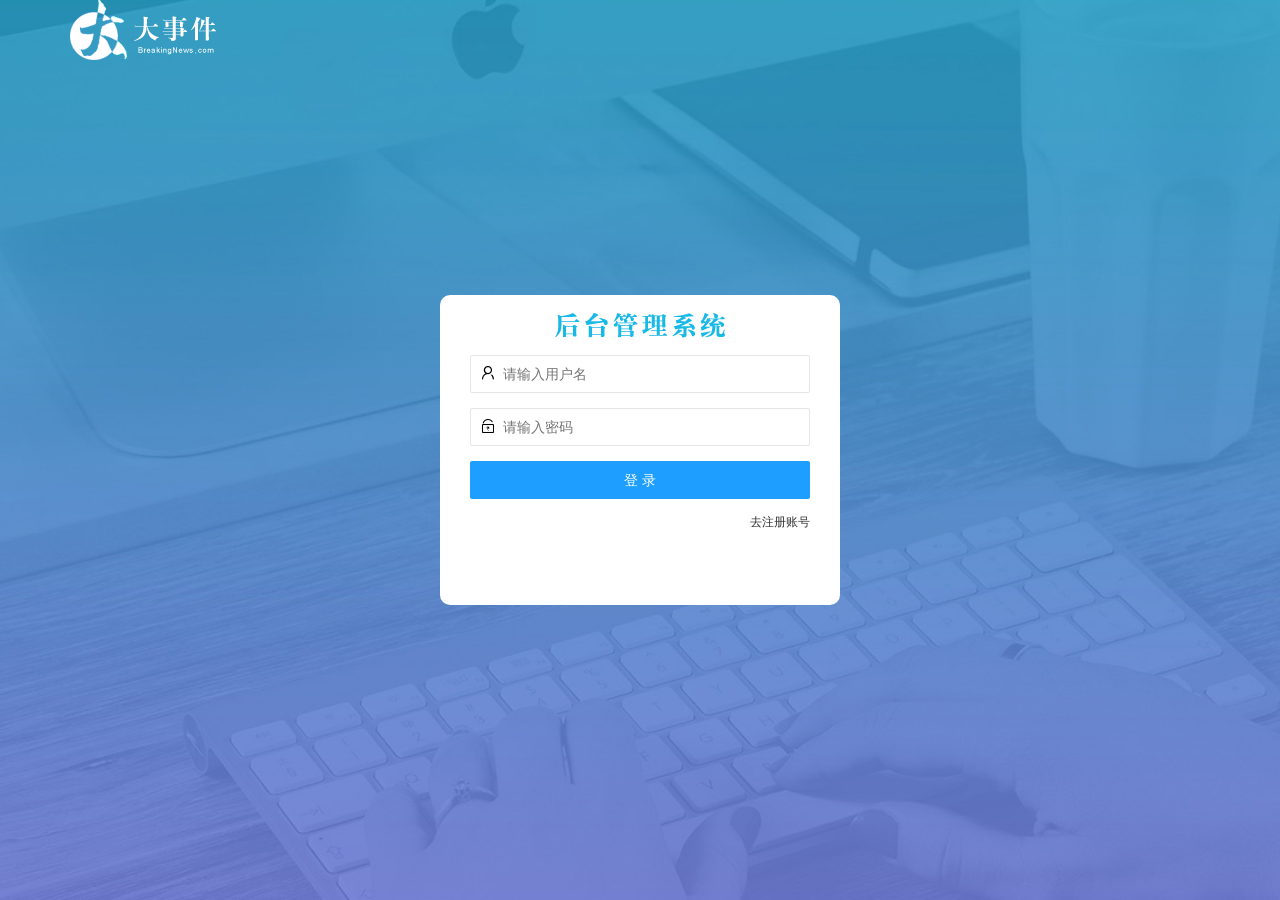
<file: login.html>
<!DOCTYPE html>
<html lang="en">

<head>
    <meta charset="UTF-8">
    <meta http-equiv="X-UA-Compatible" content="IE=edge">
    <meta name="viewport" content="width=device-width, initial-scale=1.0">
    <title>大事件-登录/注册</title>
    <!-- 导入LayUI样式 -->
    <link rel="stylesheet" href="./assets/lib/layui/css/layui.css">
    <!-- 导入自己的样式 -->
    <link rel="stylesheet" href="./assets/css/login.css">
</head>

<body>
    <!-- 头部的LOGO区域 -->
    <div class="layui-main">
        <img src="./assets/images/logo.png" alt="">
    </div>
    <!-- 注册登录区域 -->
    <div class="loginAndRegBox">
        <!-- 头部标题 -->
        <div class="title_box"></div>

        <!-- 登录的盒子 -->
        <div class="login_box">
            <!-- 登录的表单 -->
            <form class="layui-form" id="form_login">
                <!-- 用户名的输入框 -->
                <div class="layui-form-item">
                    <i class="layui-icon layui-icon-username"></i>
                    <input type="text" name="username" required lay-verify="required" placeholder="请输入用户名" autocomplete="off" class="layui-input">
                </div>
                <!-- 密码的输入框 -->
                <div class="layui-form-item">
                    <i class="layui-icon layui-icon-password"></i>
                    <input type="password" name="password" required lay-verify="required|pwd" placeholder="请输入密码" autocomplete="off" class="layui-input">
                </div>
                <!-- 登录按钮  提交按钮跟普通按钮的区别就是lay-submit属性 -->
                <div class="layui-form-item">
                    <button class="layui-btn layui-btn-fluid layui-btn-normal" lay-submit>登 录</button>
                </div>
                <!-- 去注册账号链接 -->
                <div class="layui-form-item links">
                    <a href="javascript:;" id="link_reg">去注册账号</a>
                </div>
            </form>
        </div>

        <!-- 注册的盒子 -->
        <div class="reg_box">
            <!-- 注册的表单 -->
            <form class="layui-form" id="form_reg">
                <!-- 用户名的输入框 -->
                <div class="layui-form-item">
                    <i class="layui-icon layui-icon-username"></i>
                    <!-- lay-verify="required" 表单验证 -->
                    <input type="text" name="username" required lay-verify="required" placeholder="请输入用户名" autocomplete="off" class="layui-input">
                </div>
                <!-- 密码的输入框 -->
                <div class="layui-form-item">
                    <i class="layui-icon layui-icon-password"></i>
                    <input type="password" name="password" required lay-verify="required|pwd" placeholder="请输入密码" autocomplete="off" class="layui-input">
                </div>
                <!-- 确认密码输入框 -->
                <div class="layui-form-item">
                    <i class="layui-icon layui-icon-password"></i>
                    <input type="password" name="repassword" required lay-verify="required|pwd|repwd" placeholder="再次确认密码" autocomplete="off" class="layui-input">
                </div>
                <!-- 注册按钮  提交按钮跟普通按钮的区别就是lay-submit属性 -->
                <div class="layui-form-item">
                    <button class="layui-btn layui-btn-fluid layui-btn-normal" lay-submit>注 册</button>
                </div>
                <!-- 去登录链接 -->
                <div class="layui-form-item links">
                    <a href="javascript:;" id="link_login">去登录</a>
                </div>
            </form>
        </div>
    </div>
    <!-- 导入LauUI的JS文件 -->
    <script src="./assets/lib/layui/layui.all.js"></script>
    <!-- 导入JQuery -->
    <script src="./assets/lib/jquery.js"></script>
    <!-- 导入自己封装的 baseAPI.js -->
    <script src="./assets/js/baseAPI.js"></script>
    <!-- 导入自己的登录的JS文件 -->
    <script src="./assets/js/login.js"></script>
</body>

</html>
</file>
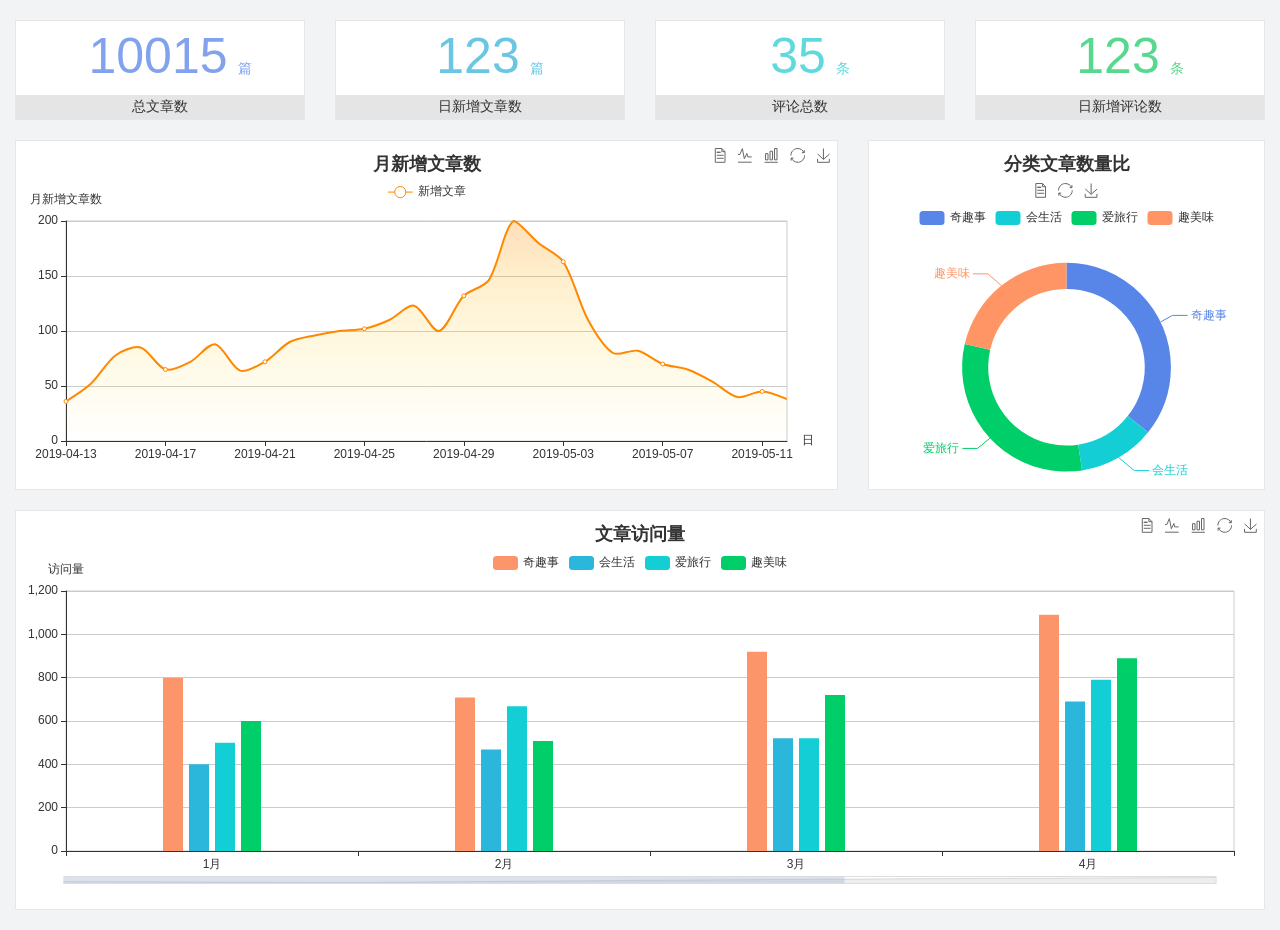
<file: home/dashboard.html>
<!DOCTYPE html>
<html lang="en">

<head>
    <meta charset="UTF-8">
    <meta name="viewport" content="width=device-width, initial-scale=1.0">
    <meta http-equiv="X-UA-Compatible" content="ie=edge">
    <title>图表统计</title>
    <link rel="stylesheet" href="../assets/lib/bootstrap.css">
    <link rel="stylesheet" href="../assets/lib/main.css" />
    <script src="../assets/lib/jquery.js"></script>
    <script type="text/javascript" src="../assets/lib/echarts.min.js"></script>
</head>

<body>
    <div class="container-fluid">
        <div class="row spannel_list">
            <div class="col-sm-3 col-xs-6">
                <div class="spannel">
                    <em>10015</em><span>篇</span>
                    <b>总文章数</b>
                </div>
            </div>
            <div class="col-sm-3 col-xs-6">
                <div class="spannel scolor01">
                    <em>123</em><span>篇</span>
                    <b>日新增文章数</b>
                </div>
            </div>
            <div class="col-sm-3 col-xs-6">
                <div class="spannel scolor02">
                    <em>35</em><span>条</span>
                    <b>评论总数</b>
                </div>
            </div>
            <div class="col-sm-3 col-xs-6">
                <div class="spannel scolor03">
                    <em>123</em><span>条</span>
                    <b>日新增评论数</b>
                </div>
            </div>
        </div>
    </div>

    <div class="container-fluid">
        <div class="row curve-pie">
            <div class="col-lg-8 col-md-8">
                <div class="gragh_pannel" id="curve_show"></div>
            </div>
            <div class="col-lg-4 col-md-4">
                <div class="gragh_pannel" id="pie_show"></div>
            </div>
        </div>
    </div>

    <div class="container-fluid">
        <div class="column_pannel" id="column_show"></div>
    </div>

    <script>
        var oChart = echarts.init(document.getElementById('curve_show'));
        var aList_all = [{
            'count': 36,
            'date': '2019-04-13'
        }, {
            'count': 52,
            'date': '2019-04-14'
        }, {
            'count': 78,
            'date': '2019-04-15'
        }, {
            'count': 85,
            'date': '2019-04-16'
        }, {
            'count': 65,
            'date': '2019-04-17'
        }, {
            'count': 72,
            'date': '2019-04-18'
        }, {
            'count': 88,
            'date': '2019-04-19'
        }, {
            'count': 64,
            'date': '2019-04-20'
        }, {
            'count': 72,
            'date': '2019-04-21'
        }, {
            'count': 90,
            'date': '2019-04-22'
        }, {
            'count': 96,
            'date': '2019-04-23'
        }, {
            'count': 100,
            'date': '2019-04-24'
        }, {
            'count': 102,
            'date': '2019-04-25'
        }, {
            'count': 110,
            'date': '2019-04-26'
        }, {
            'count': 123,
            'date': '2019-04-27'
        }, {
            'count': 100,
            'date': '2019-04-28'
        }, {
            'count': 132,
            'date': '2019-04-29'
        }, {
            'count': 146,
            'date': '2019-04-30'
        }, {
            'count': 200,
            'date': '2019-05-01'
        }, {
            'count': 180,
            'date': '2019-05-02'
        }, {
            'count': 163,
            'date': '2019-05-03'
        }, {
            'count': 110,
            'date': '2019-05-04'
        }, {
            'count': 80,
            'date': '2019-05-05'
        }, {
            'count': 82,
            'date': '2019-05-06'
        }, {
            'count': 70,
            'date': '2019-05-07'
        }, {
            'count': 65,
            'date': '2019-05-08'
        }, {
            'count': 54,
            'date': '2019-05-09'
        }, {
            'count': 40,
            'date': '2019-05-10'
        }, {
            'count': 45,
            'date': '2019-05-11'
        }, {
            'count': 38,
            'date': '2019-05-12'
        }, ];

        let aCount = [];
        let aDate = [];

        for (var i = 0; i < aList_all.length; i++) {
            aCount.push(aList_all[i].count);
            aDate.push(aList_all[i].date);
        }

        var chartopt = {
            title: {
                text: '月新增文章数',
                left: 'center',
                top: '10'
            },
            tooltip: {
                trigger: 'axis'
            },
            legend: {
                data: ['新增文章'],
                top: '40'
            },
            toolbox: {
                show: true,
                feature: {
                    mark: {
                        show: true
                    },
                    dataView: {
                        show: true,
                        readOnly: false
                    },
                    magicType: {
                        show: true,
                        type: ['line', 'bar']
                    },
                    restore: {
                        show: true
                    },
                    saveAsImage: {
                        show: true
                    }
                }
            },
            calculable: true,
            xAxis: [{
                name: '日',
                type: 'category',
                boundaryGap: false,
                data: aDate
            }],
            yAxis: [{
                name: '月新增文章数',
                type: 'value'
            }],
            series: [{
                name: '新增文章',
                type: 'line',
                smooth: true,
                itemStyle: {
                    normal: {
                        areaStyle: {
                            type: 'default'
                        },
                        color: '#f80'
                    },
                    lineStyle: {
                        color: '#f80'
                    }
                },
                data: aCount
            }],
            areaStyle: {
                normal: {
                    color: new echarts.graphic.LinearGradient(0, 0, 0, 1, [{
                        offset: 0,
                        color: 'rgba(255,136,0,0.39)'
                    }, {
                        offset: .34,
                        color: 'rgba(255,180,0,0.25)'
                    }, {
                        offset: 1,
                        color: 'rgba(255,222,0,0.00)'
                    }])

                }
            },
            grid: {
                show: true,
                x: 50,
                x2: 50,
                y: 80,
                height: 220
            }
        };

        oChart.setOption(chartopt);


        var oPie = echarts.init(document.getElementById('pie_show'));
        var oPieopt = {
            title: {
                top: 10,
                text: '分类文章数量比',
                x: 'center'
            },
            tooltip: {
                trigger: 'item',
                formatter: "{a} <br/>{b} : {c} ({d}%)"
            },
            color: ['#5885e8', '#13cfd5', '#00ce68', '#ff9565'],
            legend: {
                x: 'center',
                top: 65,
                data: ['奇趣事', '会生活', '爱旅行', '趣美味']
            },
            toolbox: {
                show: true,
                x: 'center',
                top: 35,
                feature: {
                    mark: {
                        show: true
                    },
                    dataView: {
                        show: true,
                        readOnly: false
                    },
                    magicType: {
                        show: true,
                        type: ['pie', 'funnel'],
                        option: {
                            funnel: {
                                x: '25%',
                                width: '50%',
                                funnelAlign: 'left',
                                max: 1548
                            }
                        }
                    },
                    restore: {
                        show: true
                    },
                    saveAsImage: {
                        show: true
                    }
                }
            },
            calculable: true,
            series: [{
                name: '访问来源',
                type: 'pie',
                radius: ['45%', '60%'],
                center: ['50%', '65%'],
                data: [{
                    value: 300,
                    name: '奇趣事'
                }, {
                    value: 100,
                    name: '会生活'
                }, {
                    value: 260,
                    name: '爱旅行'
                }, {
                    value: 180,
                    name: '趣美味'
                }]
            }]
        };
        oPie.setOption(oPieopt);



        var oColumn = this.echarts.init(document.getElementById('column_show'));
        var oColumnopt = {
            title: {
                text: '文章访问量',
                left: 'center',
                top: '10'
            },
            tooltip: {
                trigger: 'axis'
            },
            legend: {
                data: ['奇趣事', '会生活', '爱旅行', '趣美味'],
                top: '40'
            },
            toolbox: {
                show: true,
                feature: {
                    mark: {
                        show: true
                    },
                    dataView: {
                        show: true,
                        readOnly: false
                    },
                    magicType: {
                        show: true,
                        type: ['line', 'bar']
                    },
                    restore: {
                        show: true
                    },
                    saveAsImage: {
                        show: true
                    }
                }
            },
            calculable: true,
            xAxis: [{
                type: 'category',
                data: ['1月', '2月', '3月', '4月', '5月']
            }],
            yAxis: [{
                name: '访问量',
                type: 'value'
            }],
            series: [{
                name: '奇趣事',
                type: 'bar',
                barWidth: 20,
                itemStyle: {
                    normal: {
                        areaStyle: {
                            type: 'default'
                        },
                        color: '#fd956a'
                    }
                },
                data: [800, 708, 920, 1090, 1200]
            }, {
                name: '会生活',
                type: 'bar',
                barWidth: 20,
                itemStyle: {
                    normal: {
                        areaStyle: {
                            type: 'default'
                        },
                        color: '#2bb6db'
                    }
                },
                data: [400, 468, 520, 690, 800]
            }, {
                name: '爱旅行',
                type: 'bar',
                barWidth: 20,
                itemStyle: {
                    normal: {
                        areaStyle: {
                            type: 'default'
                        },
                        color: '#13cfd5'
                    }
                },
                data: [500, 668, 520, 790, 900]
            }, {
                name: '趣美味',
                type: 'bar',
                barWidth: 20,
                itemStyle: {
                    normal: {
                        areaStyle: {
                            type: 'default'
                        },
                        color: '#00ce68'
                    }
                },
                data: [600, 508, 720, 890, 1000]
            }],
            grid: {
                show: true,
                x: 50,
                x2: 30,
                y: 80,
                height: 260
            },
            dataZoom: [ //给x轴设置滚动条
                {
                    start: 0, //默认为0
                    end: 100 - 1000 / 31, //默认为100
                    type: 'slider',
                    show: true,
                    xAxisIndex: [0],
                    handleSize: 0, //滑动条的 左右2个滑动条的大小
                    height: 8, //组件高度
                    left: 45, //左边的距离
                    right: 50, //右边的距离
                    bottom: 26, //右边的距离
                    handleColor: '#ddd', //h滑动图标的颜色
                    handleStyle: {
                        borderColor: "#cacaca",
                        borderWidth: "1",
                        shadowBlur: 2,
                        background: "#ddd",
                        shadowColor: "#ddd",
                    }
                }
            ]
        };
        oColumn.setOption(oColumnopt);
    </script>
</body>

</html>
</file>
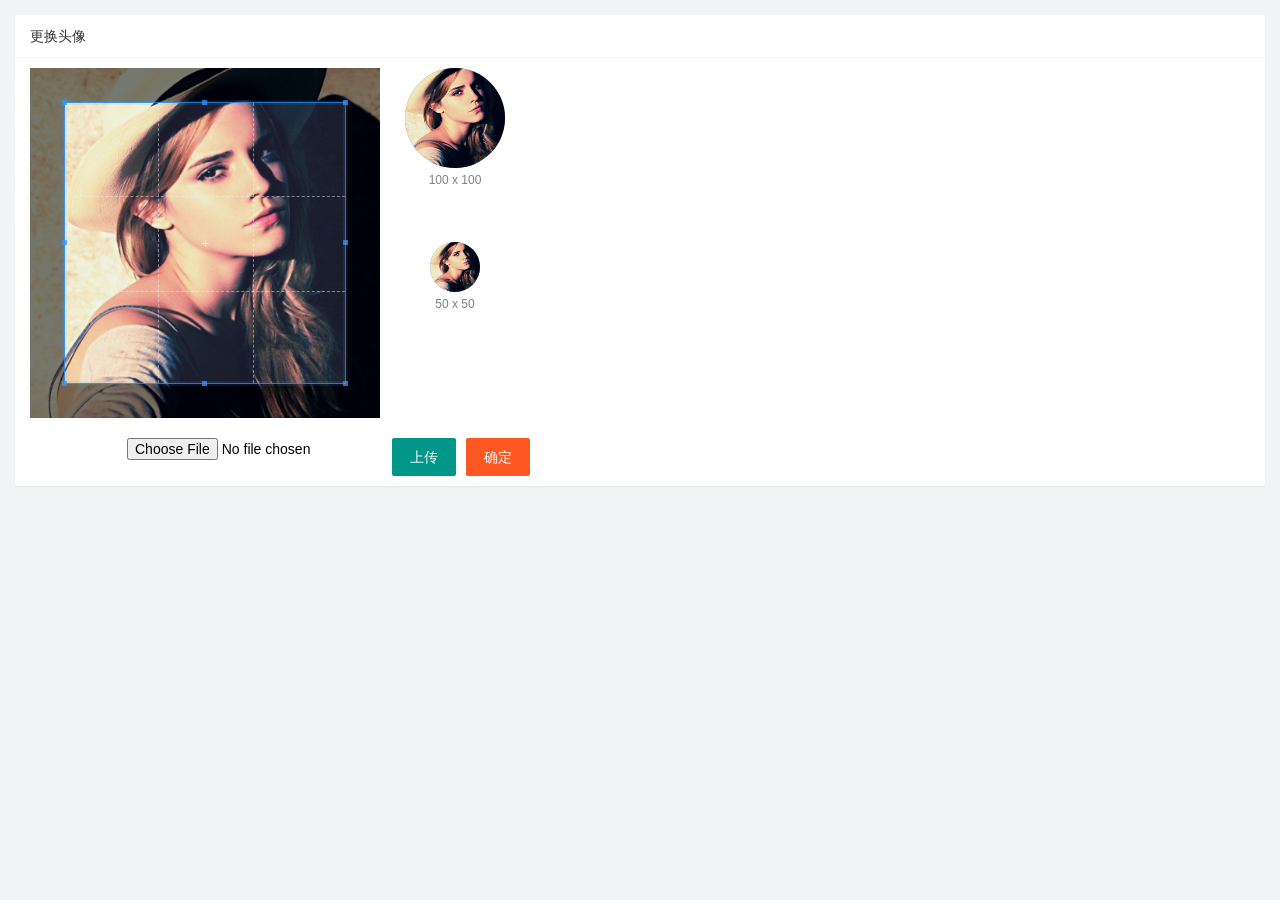
<file: user/user_avatar.html>
<!DOCTYPE html>
<html lang="en">

<head>
    <meta charset="UTF-8">
    <meta http-equiv="X-UA-Compatible" content="IE=edge">
    <meta name="viewport" content="width=device-width, initial-scale=1.0">
    <title>Document</title>
    <link rel="stylesheet" href="../assets/lib/layui/css/layui.css">
    <link rel="stylesheet" href="../assets/lib/cropper/cropper.css">
    <link rel="stylesheet" href="../assets/css/user/user_avatar.css">
</head>

<body>
    <div class="layui-card">
        <div class="layui-card-header">更换头像</div>
        <div class="layui-card-body">
            <!-- 第一行的图片裁剪和预览区域 -->
            <div class="row1">
                <!-- 图片裁剪区域 -->
                <div class="cropper-box">
                    <!-- 这个 img 标签很重要，将来会把它初始化为裁剪区域 -->
                    <img id="image" src="../assets/images/sample.jpg" />
                </div>
                <!-- 图片的预览区域 -->
                <div class="preview-box">
                    <div>
                        <!-- 宽高为 100px 的预览区域 -->
                        <div class="img-preview w100"></div>
                        <p class="size">100 x 100</p>
                    </div>
                    <div>
                        <!-- 宽高为 50px 的预览区域 -->
                        <div class="img-preview w50"></div>
                        <p class="size">50 x 50</p>
                    </div>
                </div>
            </div>

            <!-- 第二行的按钮区域 -->
            <div class="row2">
                <input type="file" id="file" accept="image/png,image/jpeg">
                <button type="button" class="layui-btn" id="btn_file">上传</button>
                <button type="button" class="layui-btn layui-btn-danger" id="btn_upload">确定</button>
            </div>
        </div>
    </div>
    <script src="../assets/lib/layui/layui.all.js"></script>
    <script src="../assets/lib/jquery.js"></script>
    <script src="../assets//lib/cropper/Cropper.js"></script>
    <script src="../assets/lib/cropper/jquery-cropper.js"></script>
    <script src="../assets/js/baseAPI.js"></script>
    <script src="../assets/js/user/user_avatar.js"></script>
</body>

</html>
</file>
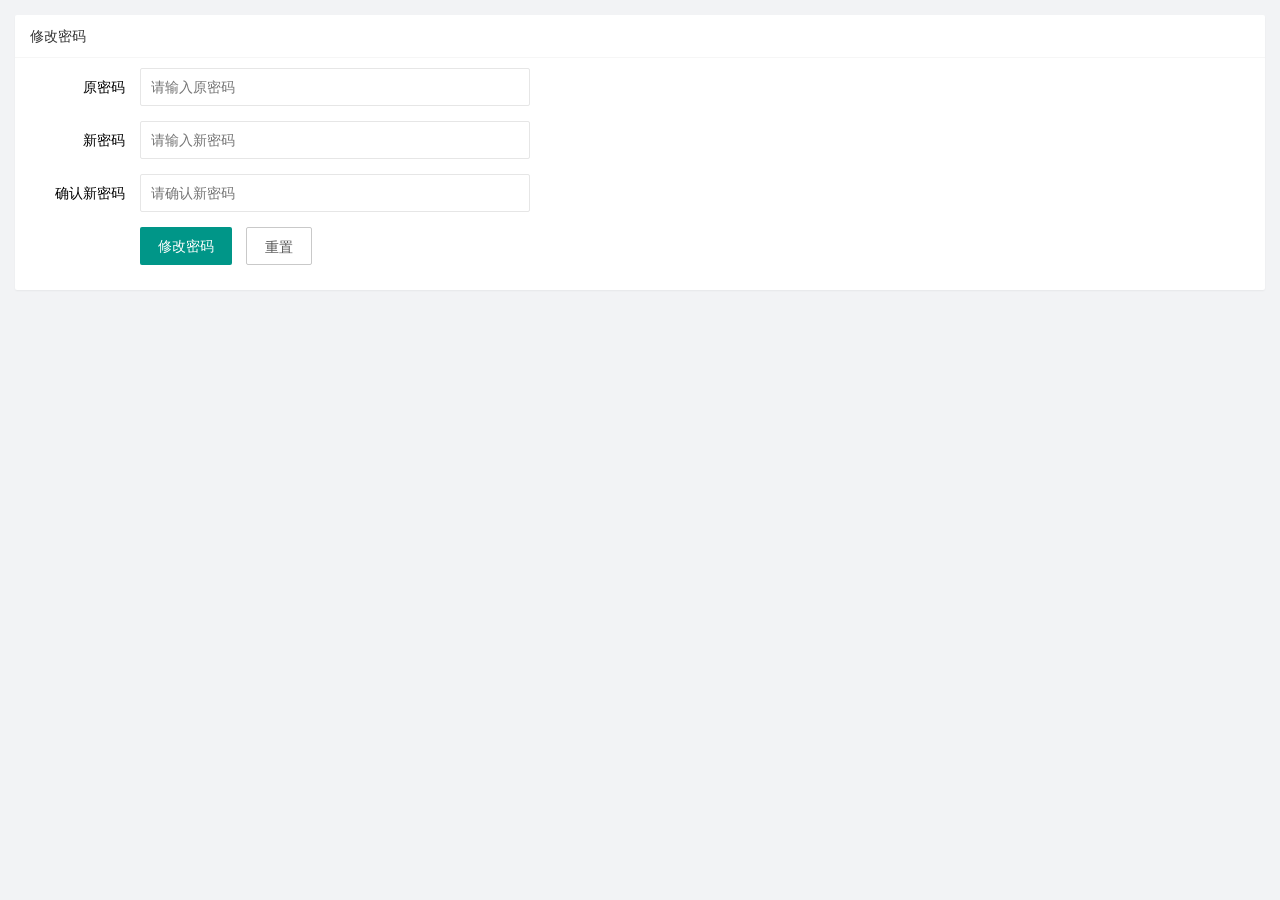
<file: user/user_pwd.html>
<!DOCTYPE html>
<html lang="en">

<head>
    <meta charset="UTF-8">
    <meta http-equiv="X-UA-Compatible" content="IE=edge">
    <meta name="viewport" content="width=device-width, initial-scale=1.0">
    <title>Document</title>
    <link rel="stylesheet" href="../assets/lib/layui/css/layui.css">
    <link rel="stylesheet" href="../assets/css/user/user_pwd.css">
</head>

<body>
    <div class="layui-card">
        <div class="layui-card-header">修改密码</div>
        <div class="layui-card-body">
            <form class="layui-form" lay-filter="formUserInfo">
                <input type="hidden" name="id" value="">
                <div class="layui-form-item">
                    <label class="layui-form-label">原密码</label>
                    <div class="layui-input-block">
                        <input type="text" name="old_pwd" required lay-verify="required|pwd" placeholder="请输入原密码" autocomplete="off" class="layui-input">
                    </div>
                </div>
                <div class="layui-form-item">
                    <label class="layui-form-label">新密码</label>
                    <div class="layui-input-block">
                        <input type="text" name="new_pwd" required lay-verify="required|newPwd" placeholder="请输入新密码" autocomplete="off" class="layui-input">
                    </div>
                </div>
                <div class="layui-form-item">
                    <label class="layui-form-label">确认新密码</label>
                    <div class="layui-input-block">
                        <input type="text" name="re_pwd" required lay-verify="required|rePwd" placeholder="请确认新密码" autocomplete="off" class="layui-input">
                    </div>
                </div>
                <div class="layui-form-item">
                    <div class="layui-input-block">
                        <button class="layui-btn" lay-submit lay-filter="formDemo">修改密码</button>
                        <button type="button" class="layui-btn layui-btn-primary">重置</button>
                    </div>
                </div>
            </form>
        </div>
    </div>
    <script src="../assets/lib/layui/layui.all.js"></script>
    <script src="../assets/lib/jquery.js"></script>
    <script src="../assets/js/baseAPI.js"></script>
    <script src="../assets/js/user/user_pwd.js"></script>
</body>

</html>
</file>
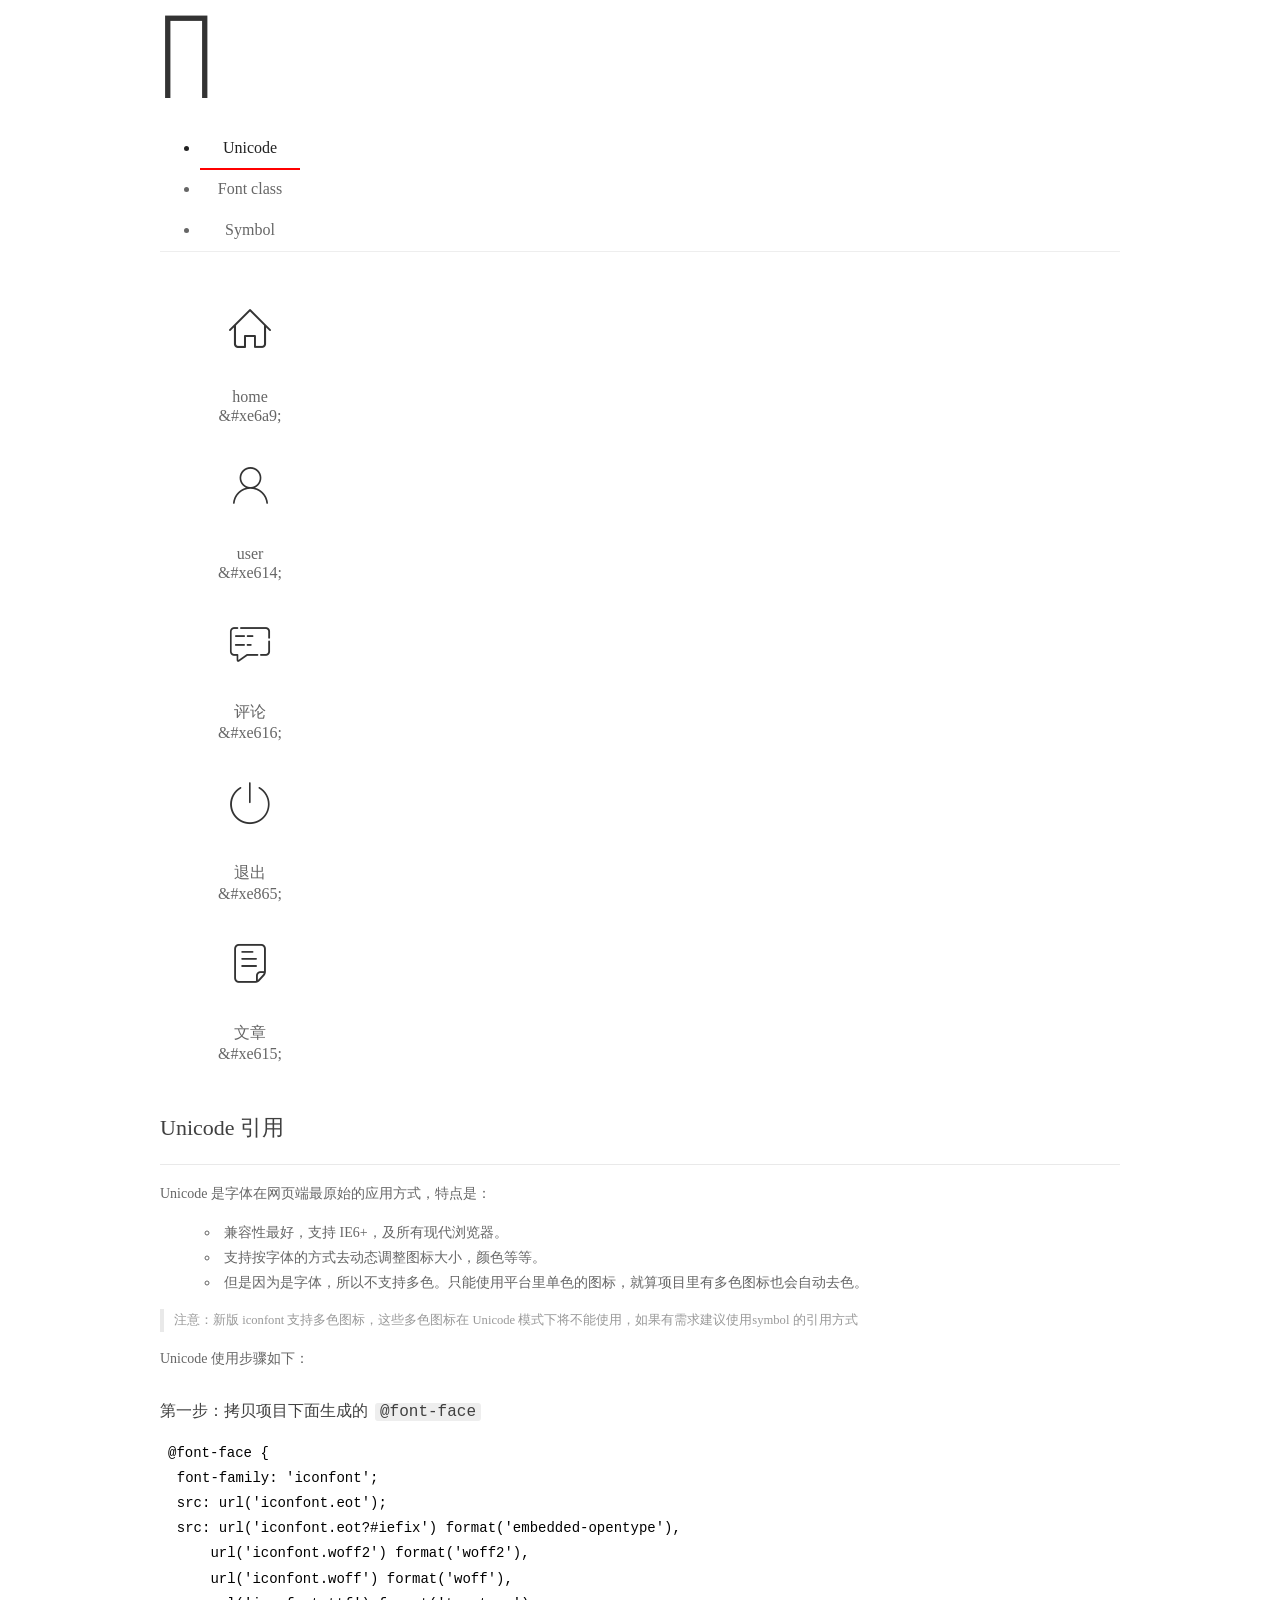
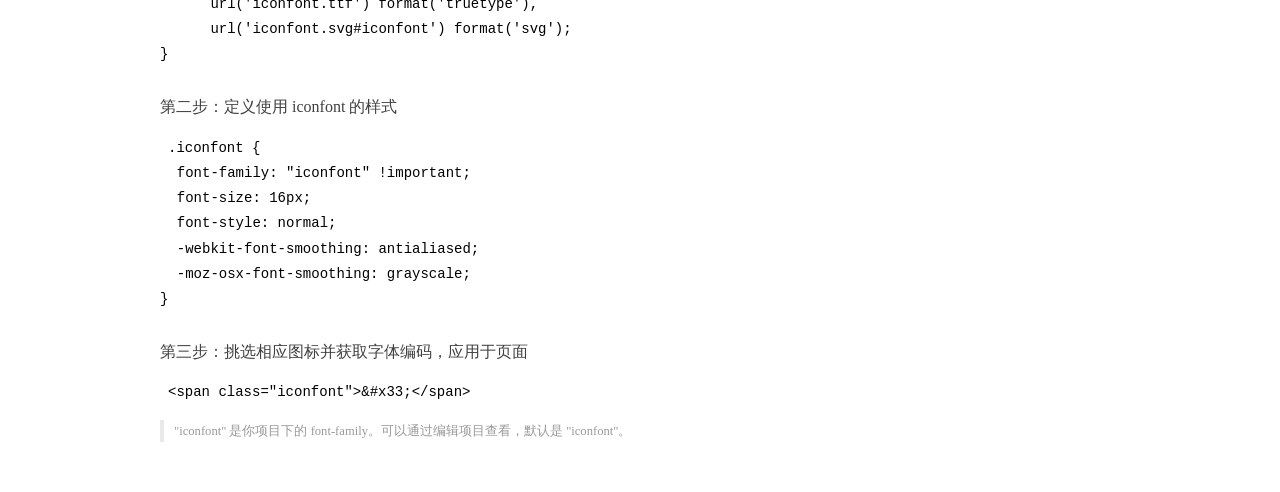
<file: assets/fonts/demo_index.html>
<!DOCTYPE html>
<html>
<head>
  <meta charset="utf-8"/>
  <title>IconFont Demo</title>
  <link rel="shortcut icon" href="https://gtms04.alicdn.com/tps/i4/TB1_oz6GVXXXXaFXpXXJDFnIXXX-64-64.ico" type="image/x-icon"/>
  <link rel="stylesheet" href="https://g.alicdn.com/thx/cube/1.3.2/cube.min.css">
  <link rel="stylesheet" href="demo.css">
  <link rel="stylesheet" href="iconfont.css">
  <script src="iconfont.js"></script>
  <!-- jQuery -->
  <script src="https://a1.alicdn.com/oss/uploads/2018/12/26/7bfddb60-08e8-11e9-9b04-53e73bb6408b.js"></script>
  <!-- 代码高亮 -->
  <script src="https://a1.alicdn.com/oss/uploads/2018/12/26/a3f714d0-08e6-11e9-8a15-ebf944d7534c.js"></script>
</head>
<body>
  <div class="main">
    <h1 class="logo"><a href="https://www.iconfont.cn/" title="iconfont 首页" target="_blank">&#xe86b;</a></h1>
    <div class="nav-tabs">
      <ul id="tabs" class="dib-box">
        <li class="dib active"><span>Unicode</span></li>
        <li class="dib"><span>Font class</span></li>
        <li class="dib"><span>Symbol</span></li>
      </ul>
      
    </div>
    <div class="tab-container">
      <div class="content unicode" style="display: block;">
          <ul class="icon_lists dib-box">
          
            <li class="dib">
              <span class="icon iconfont">&#xe6a9;</span>
                <div class="name">home</div>
                <div class="code-name">&amp;#xe6a9;</div>
              </li>
          
            <li class="dib">
              <span class="icon iconfont">&#xe614;</span>
                <div class="name">user</div>
                <div class="code-name">&amp;#xe614;</div>
              </li>
          
            <li class="dib">
              <span class="icon iconfont">&#xe616;</span>
                <div class="name">评论</div>
                <div class="code-name">&amp;#xe616;</div>
              </li>
          
            <li class="dib">
              <span class="icon iconfont">&#xe865;</span>
                <div class="name">退出</div>
                <div class="code-name">&amp;#xe865;</div>
              </li>
          
            <li class="dib">
              <span class="icon iconfont">&#xe615;</span>
                <div class="name">文章</div>
                <div class="code-name">&amp;#xe615;</div>
              </li>
          
          </ul>
          <div class="article markdown">
          <h2 id="unicode-">Unicode 引用</h2>
          <hr>

          <p>Unicode 是字体在网页端最原始的应用方式，特点是：</p>
          <ul>
            <li>兼容性最好，支持 IE6+，及所有现代浏览器。</li>
            <li>支持按字体的方式去动态调整图标大小，颜色等等。</li>
            <li>但是因为是字体，所以不支持多色。只能使用平台里单色的图标，就算项目里有多色图标也会自动去色。</li>
          </ul>
          <blockquote>
            <p>注意：新版 iconfont 支持多色图标，这些多色图标在 Unicode 模式下将不能使用，如果有需求建议使用symbol 的引用方式</p>
          </blockquote>
          <p>Unicode 使用步骤如下：</p>
          <h3 id="-font-face">第一步：拷贝项目下面生成的 <code>@font-face</code></h3>
<pre><code class="language-css"
>@font-face {
  font-family: 'iconfont';
  src: url('iconfont.eot');
  src: url('iconfont.eot?#iefix') format('embedded-opentype'),
      url('iconfont.woff2') format('woff2'),
      url('iconfont.woff') format('woff'),
      url('iconfont.ttf') format('truetype'),
      url('iconfont.svg#iconfont') format('svg');
}
</code></pre>
          <h3 id="-iconfont-">第二步：定义使用 iconfont 的样式</h3>
<pre><code class="language-css"
>.iconfont {
  font-family: "iconfont" !important;
  font-size: 16px;
  font-style: normal;
  -webkit-font-smoothing: antialiased;
  -moz-osx-font-smoothing: grayscale;
}
</code></pre>
          <h3 id="-">第三步：挑选相应图标并获取字体编码，应用于页面</h3>
<pre>
<code class="language-html"
>&lt;span class="iconfont"&gt;&amp;#x33;&lt;/span&gt;
</code></pre>
          <blockquote>
            <p>"iconfont" 是你项目下的 font-family。可以通过编辑项目查看，默认是 "iconfont"。</p>
          </blockquote>
          </div>
      </div>
      <div class="content font-class">
        <ul class="icon_lists dib-box">
          
          <li class="dib">
            <span class="icon iconfont icon-home"></span>
            <div class="name">
              home
            </div>
            <div class="code-name">.icon-home
            </div>
          </li>
          
          <li class="dib">
            <span class="icon iconfont icon-user"></span>
            <div class="name">
              user
            </div>
            <div class="code-name">.icon-user
            </div>
          </li>
          
          <li class="dib">
            <span class="icon iconfont icon-pinglun"></span>
            <div class="name">
              评论
            </div>
            <div class="code-name">.icon-pinglun
            </div>
          </li>
          
          <li class="dib">
            <span class="icon iconfont icon-tuichu"></span>
            <div class="name">
              退出
            </div>
            <div class="code-name">.icon-tuichu
            </div>
          </li>
          
          <li class="dib">
            <span class="icon iconfont icon-16"></span>
            <div class="name">
              文章
            </div>
            <div class="code-name">.icon-16
            </div>
          </li>
          
        </ul>
        <div class="article markdown">
        <h2 id="font-class-">font-class 引用</h2>
        <hr>

        <p>font-class 是 Unicode 使用方式的一种变种，主要是解决 Unicode 书写不直观，语意不明确的问题。</p>
        <p>与 Unicode 使用方式相比，具有如下特点：</p>
        <ul>
          <li>兼容性良好，支持 IE8+，及所有现代浏览器。</li>
          <li>相比于 Unicode 语意明确，书写更直观。可以很容易分辨这个 icon 是什么。</li>
          <li>因为使用 class 来定义图标，所以当要替换图标时，只需要修改 class 里面的 Unicode 引用。</li>
          <li>不过因为本质上还是使用的字体，所以多色图标还是不支持的。</li>
        </ul>
        <p>使用步骤如下：</p>
        <h3 id="-fontclass-">第一步：引入项目下面生成的 fontclass 代码：</h3>
<pre><code class="language-html">&lt;link rel="stylesheet" href="./iconfont.css"&gt;
</code></pre>
        <h3 id="-">第二步：挑选相应图标并获取类名，应用于页面：</h3>
<pre><code class="language-html">&lt;span class="iconfont icon-xxx"&gt;&lt;/span&gt;
</code></pre>
        <blockquote>
          <p>"
            iconfont" 是你项目下的 font-family。可以通过编辑项目查看，默认是 "iconfont"。</p>
        </blockquote>
      </div>
      </div>
      <div class="content symbol">
          <ul class="icon_lists dib-box">
          
            <li class="dib">
                <svg class="icon svg-icon" aria-hidden="true">
                  <use xlink:href="#icon-home"></use>
                </svg>
                <div class="name">home</div>
                <div class="code-name">#icon-home</div>
            </li>
          
            <li class="dib">
                <svg class="icon svg-icon" aria-hidden="true">
                  <use xlink:href="#icon-user"></use>
                </svg>
                <div class="name">user</div>
                <div class="code-name">#icon-user</div>
            </li>
          
            <li class="dib">
                <svg class="icon svg-icon" aria-hidden="true">
                  <use xlink:href="#icon-pinglun"></use>
                </svg>
                <div class="name">评论</div>
                <div class="code-name">#icon-pinglun</div>
            </li>
          
            <li class="dib">
                <svg class="icon svg-icon" aria-hidden="true">
                  <use xlink:href="#icon-tuichu"></use>
                </svg>
                <div class="name">退出</div>
                <div class="code-name">#icon-tuichu</div>
            </li>
          
            <li class="dib">
                <svg class="icon svg-icon" aria-hidden="true">
                  <use xlink:href="#icon-16"></use>
                </svg>
                <div class="name">文章</div>
                <div class="code-name">#icon-16</div>
            </li>
          
          </ul>
          <div class="article markdown">
          <h2 id="symbol-">Symbol 引用</h2>
          <hr>

          <p>这是一种全新的使用方式，应该说这才是未来的主流，也是平台目前推荐的用法。相关介绍可以参考这篇<a href="">文章</a>
            这种用法其实是做了一个 SVG 的集合，与另外两种相比具有如下特点：</p>
          <ul>
            <li>支持多色图标了，不再受单色限制。</li>
            <li>通过一些技巧，支持像字体那样，通过 <code>font-size</code>, <code>color</code> 来调整样式。</li>
            <li>兼容性较差，支持 IE9+，及现代浏览器。</li>
            <li>浏览器渲染 SVG 的性能一般，还不如 png。</li>
          </ul>
          <p>使用步骤如下：</p>
          <h3 id="-symbol-">第一步：引入项目下面生成的 symbol 代码：</h3>
<pre><code class="language-html">&lt;script src="./iconfont.js"&gt;&lt;/script&gt;
</code></pre>
          <h3 id="-css-">第二步：加入通用 CSS 代码（引入一次就行）：</h3>
<pre><code class="language-html">&lt;style&gt;
.icon {
  width: 1em;
  height: 1em;
  vertical-align: -0.15em;
  fill: currentColor;
  overflow: hidden;
}
&lt;/style&gt;
</code></pre>
          <h3 id="-">第三步：挑选相应图标并获取类名，应用于页面：</h3>
<pre><code class="language-html">&lt;svg class="icon" aria-hidden="true"&gt;
  &lt;use xlink:href="#icon-xxx"&gt;&lt;/use&gt;
&lt;/svg&gt;
</code></pre>
          </div>
      </div>

    </div>
  </div>
  <script>
  $(document).ready(function () {
      $('.tab-container .content:first').show()

      $('#tabs li').click(function (e) {
        var tabContent = $('.tab-container .content')
        var index = $(this).index()

        if ($(this).hasClass('active')) {
          return
        } else {
          $('#tabs li').removeClass('active')
          $(this).addClass('active')

          tabContent.hide().eq(index).fadeIn()
        }
      })
    })
  </script>
</body>
</html>
</file>
<file: assets/lib/layui/css/layui.css>
/** layui-v2.5.5 MIT License By https://www.layui.com */
 .layui-inline,img{display:inline-block;vertical-align:middle}h1,h2,h3,h4,h5,h6{font-weight:400}.layui-edge,.layui-header,.layui-inline,.layui-main{position:relative}.layui-body,.layui-edge,.layui-elip{overflow:hidden}.layui-btn,.layui-edge,.layui-inline,img{vertical-align:middle}.layui-btn,.layui-disabled,.layui-icon,.layui-unselect{-moz-user-select:none;-webkit-user-select:none;-ms-user-select:none}.layui-elip,.layui-form-checkbox span,.layui-form-pane .layui-form-label{text-overflow:ellipsis;white-space:nowrap}.layui-breadcrumb,.layui-tree-btnGroup{visibility:hidden}blockquote,body,button,dd,div,dl,dt,form,h1,h2,h3,h4,h5,h6,input,li,ol,p,pre,td,textarea,th,ul{margin:0;padding:0;-webkit-tap-highlight-color:rgba(0,0,0,0)}a:active,a:hover{outline:0}img{border:none}li{list-style:none}table{border-collapse:collapse;border-spacing:0}h4,h5,h6{font-size:100%}button,input,optgroup,option,select,textarea{font-family:inherit;font-size:inherit;font-style:inherit;font-weight:inherit;outline:0}pre{white-space:pre-wrap;white-space:-moz-pre-wrap;white-space:-pre-wrap;white-space:-o-pre-wrap;word-wrap:break-word}body{line-height:24px;font:14px Helvetica Neue,Helvetica,PingFang SC,Tahoma,Arial,sans-serif}hr{height:1px;margin:10px 0;border:0;clear:both}a{color:#333;text-decoration:none}a:hover{color:#777}a cite{font-style:normal;*cursor:pointer}.layui-border-box,.layui-border-box *{box-sizing:border-box}.layui-box,.layui-box *{box-sizing:content-box}.layui-clear{clear:both;*zoom:1}.layui-clear:after{content:'\20';clear:both;*zoom:1;display:block;height:0}.layui-inline{*display:inline;*zoom:1}.layui-edge{display:inline-block;width:0;height:0;border-width:6px;border-style:dashed;border-color:transparent}.layui-edge-top{top:-4px;border-bottom-color:#999;border-bottom-style:solid}.layui-edge-right{border-left-color:#999;border-left-style:solid}.layui-edge-bottom{top:2px;border-top-color:#999;border-top-style:solid}.layui-edge-left{border-right-color:#999;border-right-style:solid}.layui-disabled,.layui-disabled:hover{color:#d2d2d2!important;cursor:not-allowed!important}.layui-circle{border-radius:100%}.layui-show{display:block!important}.layui-hide{display:none!important}@font-face{font-family:layui-icon;src:url(../font/iconfont.eot?v=250);src:url(../font/iconfont.eot?v=250#iefix) format('embedded-opentype'),url(../font/iconfont.woff2?v=250) format('woff2'),url(../font/iconfont.woff?v=250) format('woff'),url(../font/iconfont.ttf?v=250) format('truetype'),url(../font/iconfont.svg?v=250#layui-icon) format('svg')}.layui-icon{font-family:layui-icon!important;font-size:16px;font-style:normal;-webkit-font-smoothing:antialiased;-moz-osx-font-smoothing:grayscale}.layui-icon-reply-fill:before{content:"\e611"}.layui-icon-set-fill:before{content:"\e614"}.layui-icon-menu-fill:before{content:"\e60f"}.layui-icon-search:before{content:"\e615"}.layui-icon-share:before{content:"\e641"}.layui-icon-set-sm:before{content:"\e620"}.layui-icon-engine:before{content:"\e628"}.layui-icon-close:before{content:"\1006"}.layui-icon-close-fill:before{content:"\1007"}.layui-icon-chart-screen:before{content:"\e629"}.layui-icon-star:before{content:"\e600"}.layui-icon-circle-dot:before{content:"\e617"}.layui-icon-chat:before{content:"\e606"}.layui-icon-release:before{content:"\e609"}.layui-icon-list:before{content:"\e60a"}.layui-icon-chart:before{content:"\e62c"}.layui-icon-ok-circle:before{content:"\1005"}.layui-icon-layim-theme:before{content:"\e61b"}.layui-icon-table:before{content:"\e62d"}.layui-icon-right:before{content:"\e602"}.layui-icon-left:before{content:"\e603"}.layui-icon-cart-simple:before{content:"\e698"}.layui-icon-face-cry:before{content:"\e69c"}.layui-icon-face-smile:before{content:"\e6af"}.layui-icon-survey:before{content:"\e6b2"}.layui-icon-tree:before{content:"\e62e"}.layui-icon-upload-circle:before{content:"\e62f"}.layui-icon-add-circle:before{content:"\e61f"}.layui-icon-download-circle:before{content:"\e601"}.layui-icon-templeate-1:before{content:"\e630"}.layui-icon-util:before{content:"\e631"}.layui-icon-face-surprised:before{content:"\e664"}.layui-icon-edit:before{content:"\e642"}.layui-icon-speaker:before{content:"\e645"}.layui-icon-down:before{content:"\e61a"}.layui-icon-file:before{content:"\e621"}.layui-icon-layouts:before{content:"\e632"}.layui-icon-rate-half:before{content:"\e6c9"}.layui-icon-add-circle-fine:before{content:"\e608"}.layui-icon-prev-circle:before{content:"\e633"}.layui-icon-read:before{content:"\e705"}.layui-icon-404:before{content:"\e61c"}.layui-icon-carousel:before{content:"\e634"}.layui-icon-help:before{content:"\e607"}.layui-icon-code-circle:before{content:"\e635"}.layui-icon-water:before{content:"\e636"}.layui-icon-username:before{content:"\e66f"}.layui-icon-find-fill:before{content:"\e670"}.layui-icon-about:before{content:"\e60b"}.layui-icon-location:before{content:"\e715"}.layui-icon-up:before{content:"\e619"}.layui-icon-pause:before{content:"\e651"}.layui-icon-date:before{content:"\e637"}.layui-icon-layim-uploadfile:before{content:"\e61d"}.layui-icon-delete:before{content:"\e640"}.layui-icon-play:before{content:"\e652"}.layui-icon-top:before{content:"\e604"}.layui-icon-friends:before{content:"\e612"}.layui-icon-refresh-3:before{content:"\e9aa"}.layui-icon-ok:before{content:"\e605"}.layui-icon-layer:before{content:"\e638"}.layui-icon-face-smile-fine:before{content:"\e60c"}.layui-icon-dollar:before{content:"\e659"}.layui-icon-group:before{content:"\e613"}.layui-icon-layim-download:before{content:"\e61e"}.layui-icon-picture-fine:before{content:"\e60d"}.layui-icon-link:before{content:"\e64c"}.layui-icon-diamond:before{content:"\e735"}.layui-icon-log:before{content:"\e60e"}.layui-icon-rate-solid:before{content:"\e67a"}.layui-icon-fonts-del:before{content:"\e64f"}.layui-icon-unlink:before{content:"\e64d"}.layui-icon-fonts-clear:before{content:"\e639"}.layui-icon-triangle-r:before{content:"\e623"}.layui-icon-circle:before{content:"\e63f"}.layui-icon-radio:before{content:"\e643"}.layui-icon-align-center:before{content:"\e647"}.layui-icon-align-right:before{content:"\e648"}.layui-icon-align-left:before{content:"\e649"}.layui-icon-loading-1:before{content:"\e63e"}.layui-icon-return:before{content:"\e65c"}.layui-icon-fonts-strong:before{content:"\e62b"}.layui-icon-upload:before{content:"\e67c"}.layui-icon-dialogue:before{content:"\e63a"}.layui-icon-video:before{content:"\e6ed"}.layui-icon-headset:before{content:"\e6fc"}.layui-icon-cellphone-fine:before{content:"\e63b"}.layui-icon-add-1:before{content:"\e654"}.layui-icon-face-smile-b:before{content:"\e650"}.layui-icon-fonts-html:before{content:"\e64b"}.layui-icon-form:before{content:"\e63c"}.layui-icon-cart:before{content:"\e657"}.layui-icon-camera-fill:before{content:"\e65d"}.layui-icon-tabs:before{content:"\e62a"}.layui-icon-fonts-code:before{content:"\e64e"}.layui-icon-fire:before{content:"\e756"}.layui-icon-set:before{content:"\e716"}.layui-icon-fonts-u:before{content:"\e646"}.layui-icon-triangle-d:before{content:"\e625"}.layui-icon-tips:before{content:"\e702"}.layui-icon-picture:before{content:"\e64a"}.layui-icon-more-vertical:before{content:"\e671"}.layui-icon-flag:before{content:"\e66c"}.layui-icon-loading:before{content:"\e63d"}.layui-icon-fonts-i:before{content:"\e644"}.layui-icon-refresh-1:before{content:"\e666"}.layui-icon-rmb:before{content:"\e65e"}.layui-icon-home:before{content:"\e68e"}.layui-icon-user:before{content:"\e770"}.layui-icon-notice:before{content:"\e667"}.layui-icon-login-weibo:before{content:"\e675"}.layui-icon-voice:before{content:"\e688"}.layui-icon-upload-drag:before{content:"\e681"}.layui-icon-login-qq:before{content:"\e676"}.layui-icon-snowflake:before{content:"\e6b1"}.layui-icon-file-b:before{content:"\e655"}.layui-icon-template:before{content:"\e663"}.layui-icon-auz:before{content:"\e672"}.layui-icon-console:before{content:"\e665"}.layui-icon-app:before{content:"\e653"}.layui-icon-prev:before{content:"\e65a"}.layui-icon-website:before{content:"\e7ae"}.layui-icon-next:before{content:"\e65b"}.layui-icon-component:before{content:"\e857"}.layui-icon-more:before{content:"\e65f"}.layui-icon-login-wechat:before{content:"\e677"}.layui-icon-shrink-right:before{content:"\e668"}.layui-icon-spread-left:before{content:"\e66b"}.layui-icon-camera:before{content:"\e660"}.layui-icon-note:before{content:"\e66e"}.layui-icon-refresh:before{content:"\e669"}.layui-icon-female:before{content:"\e661"}.layui-icon-male:before{content:"\e662"}.layui-icon-password:before{content:"\e673"}.layui-icon-senior:before{content:"\e674"}.layui-icon-theme:before{content:"\e66a"}.layui-icon-tread:before{content:"\e6c5"}.layui-icon-praise:before{content:"\e6c6"}.layui-icon-star-fill:before{content:"\e658"}.layui-icon-rate:before{content:"\e67b"}.layui-icon-template-1:before{content:"\e656"}.layui-icon-vercode:before{content:"\e679"}.layui-icon-cellphone:before{content:"\e678"}.layui-icon-screen-full:before{content:"\e622"}.layui-icon-screen-restore:before{content:"\e758"}.layui-icon-cols:before{content:"\e610"}.layui-icon-export:before{content:"\e67d"}.layui-icon-print:before{content:"\e66d"}.layui-icon-slider:before{content:"\e714"}.layui-icon-addition:before{content:"\e624"}.layui-icon-subtraction:before{content:"\e67e"}.layui-icon-service:before{content:"\e626"}.layui-icon-transfer:before{content:"\e691"}.layui-main{width:1140px;margin:0 auto}.layui-header{z-index:1000;height:60px}.layui-header a:hover{transition:all .5s;-webkit-transition:all .5s}.layui-side{position:fixed;left:0;top:0;bottom:0;z-index:999;width:200px;overflow-x:hidden}.layui-side-scroll{position:relative;width:220px;height:100%;overflow-x:hidden}.layui-body{position:absolute;left:200px;right:0;top:0;bottom:0;z-index:998;width:auto;overflow-y:auto;box-sizing:border-box}.layui-layout-body{overflow:hidden}.layui-layout-admin .layui-header{background-color:#23262E}.layui-layout-admin .layui-side{top:60px;width:200px;overflow-x:hidden}.layui-layout-admin .layui-body{position:fixed;top:60px;bottom:44px}.layui-layout-admin .layui-main{width:auto;margin:0 15px}.layui-layout-admin .layui-footer{position:fixed;left:200px;right:0;bottom:0;height:44px;line-height:44px;padding:0 15px;background-color:#eee}.layui-layout-admin .layui-logo{position:absolute;left:0;top:0;width:200px;height:100%;line-height:60px;text-align:center;color:#009688;font-size:16px}.layui-layout-admin .layui-header .layui-nav{background:0 0}.layui-layout-left{position:absolute!important;left:200px;top:0}.layui-layout-right{position:absolute!important;right:0;top:0}.layui-container{position:relative;margin:0 auto;padding:0 15px;box-sizing:border-box}.layui-fluid{position:relative;margin:0 auto;padding:0 15px}.layui-row:after,.layui-row:before{content:'';display:block;clear:both}.layui-col-lg1,.layui-col-lg10,.layui-col-lg11,.layui-col-lg12,.layui-col-lg2,.layui-col-lg3,.layui-col-lg4,.layui-col-lg5,.layui-col-lg6,.layui-col-lg7,.layui-col-lg8,.layui-col-lg9,.layui-col-md1,.layui-col-md10,.layui-col-md11,.layui-col-md12,.layui-col-md2,.layui-col-md3,.layui-col-md4,.layui-col-md5,.layui-col-md6,.layui-col-md7,.layui-col-md8,.layui-col-md9,.layui-col-sm1,.layui-col-sm10,.layui-col-sm11,.layui-col-sm12,.layui-col-sm2,.layui-col-sm3,.layui-col-sm4,.layui-col-sm5,.layui-col-sm6,.layui-col-sm7,.layui-col-sm8,.layui-col-sm9,.layui-col-xs1,.layui-col-xs10,.layui-col-xs11,.layui-col-xs12,.layui-col-xs2,.layui-col-xs3,.layui-col-xs4,.layui-col-xs5,.layui-col-xs6,.layui-col-xs7,.layui-col-xs8,.layui-col-xs9{position:relative;display:block;box-sizing:border-box}.layui-col-xs1,.layui-col-xs10,.layui-col-xs11,.layui-col-xs12,.layui-col-xs2,.layui-col-xs3,.layui-col-xs4,.layui-col-xs5,.layui-col-xs6,.layui-col-xs7,.layui-col-xs8,.layui-col-xs9{float:left}.layui-col-xs1{width:8.33333333%}.layui-col-xs2{width:16.66666667%}.layui-col-xs3{width:25%}.layui-col-xs4{width:33.33333333%}.layui-col-xs5{width:41.66666667%}.layui-col-xs6{width:50%}.layui-col-xs7{width:58.33333333%}.layui-col-xs8{width:66.66666667%}.layui-col-xs9{width:75%}.layui-col-xs10{width:83.33333333%}.layui-col-xs11{width:91.66666667%}.layui-col-xs12{width:100%}.layui-col-xs-offset1{margin-left:8.33333333%}.layui-col-xs-offset2{margin-left:16.66666667%}.layui-col-xs-offset3{margin-left:25%}.layui-col-xs-offset4{margin-left:33.33333333%}.layui-col-xs-offset5{margin-left:41.66666667%}.layui-col-xs-offset6{margin-left:50%}.layui-col-xs-offset7{margin-left:58.33333333%}.layui-col-xs-offset8{margin-left:66.66666667%}.layui-col-xs-offset9{margin-left:75%}.layui-col-xs-offset10{margin-left:83.33333333%}.layui-col-xs-offset11{margin-left:91.66666667%}.layui-col-xs-offset12{margin-left:100%}@media screen and (max-width:768px){.layui-hide-xs{display:none!important}.layui-show-xs-block{display:block!important}.layui-show-xs-inline{display:inline!important}.layui-show-xs-inline-block{display:inline-block!important}}@media screen and (min-width:768px){.layui-container{width:750px}.layui-hide-sm{display:none!important}.layui-show-sm-block{display:block!important}.layui-show-sm-inline{display:inline!important}.layui-show-sm-inline-block{display:inline-block!important}.layui-col-sm1,.layui-col-sm10,.layui-col-sm11,.layui-col-sm12,.layui-col-sm2,.layui-col-sm3,.layui-col-sm4,.layui-col-sm5,.layui-col-sm6,.layui-col-sm7,.layui-col-sm8,.layui-col-sm9{float:left}.layui-col-sm1{width:8.33333333%}.layui-col-sm2{width:16.66666667%}.layui-col-sm3{width:25%}.layui-col-sm4{width:33.33333333%}.layui-col-sm5{width:41.66666667%}.layui-col-sm6{width:50%}.layui-col-sm7{width:58.33333333%}.layui-col-sm8{width:66.66666667%}.layui-col-sm9{width:75%}.layui-col-sm10{width:83.33333333%}.layui-col-sm11{width:91.66666667%}.layui-col-sm12{width:100%}.layui-col-sm-offset1{margin-left:8.33333333%}.layui-col-sm-offset2{margin-left:16.66666667%}.layui-col-sm-offset3{margin-left:25%}.layui-col-sm-offset4{margin-left:33.33333333%}.layui-col-sm-offset5{margin-left:41.66666667%}.layui-col-sm-offset6{margin-left:50%}.layui-col-sm-offset7{margin-left:58.33333333%}.layui-col-sm-offset8{margin-left:66.66666667%}.layui-col-sm-offset9{margin-left:75%}.layui-col-sm-offset10{margin-left:83.33333333%}.layui-col-sm-offset11{margin-left:91.66666667%}.layui-col-sm-offset12{margin-left:100%}}@media screen and (min-width:992px){.layui-container{width:970px}.layui-hide-md{display:none!important}.layui-show-md-block{display:block!important}.layui-show-md-inline{display:inline!important}.layui-show-md-inline-block{display:inline-block!important}.layui-col-md1,.layui-col-md10,.layui-col-md11,.layui-col-md12,.layui-col-md2,.layui-col-md3,.layui-col-md4,.layui-col-md5,.layui-col-md6,.layui-col-md7,.layui-col-md8,.layui-col-md9{float:left}.layui-col-md1{width:8.33333333%}.layui-col-md2{width:16.66666667%}.layui-col-md3{width:25%}.layui-col-md4{width:33.33333333%}.layui-col-md5{width:41.66666667%}.layui-col-md6{width:50%}.layui-col-md7{width:58.33333333%}.layui-col-md8{width:66.66666667%}.layui-col-md9{width:75%}.layui-col-md10{width:83.33333333%}.layui-col-md11{width:91.66666667%}.layui-col-md12{width:100%}.layui-col-md-offset1{margin-left:8.33333333%}.layui-col-md-offset2{margin-left:16.66666667%}.layui-col-md-offset3{margin-left:25%}.layui-col-md-offset4{margin-left:33.33333333%}.layui-col-md-offset5{margin-left:41.66666667%}.layui-col-md-offset6{margin-left:50%}.layui-col-md-offset7{margin-left:58.33333333%}.layui-col-md-offset8{margin-left:66.66666667%}.layui-col-md-offset9{margin-left:75%}.layui-col-md-offset10{margin-left:83.33333333%}.layui-col-md-offset11{margin-left:91.66666667%}.layui-col-md-offset12{margin-left:100%}}@media screen and (min-width:1200px){.layui-container{width:1170px}.layui-hide-lg{display:none!important}.layui-show-lg-block{display:block!important}.layui-show-lg-inline{display:inline!important}.layui-show-lg-inline-block{display:inline-block!important}.layui-col-lg1,.layui-col-lg10,.layui-col-lg11,.layui-col-lg12,.layui-col-lg2,.layui-col-lg3,.layui-col-lg4,.layui-col-lg5,.layui-col-lg6,.layui-col-lg7,.layui-col-lg8,.layui-col-lg9{float:left}.layui-col-lg1{width:8.33333333%}.layui-col-lg2{width:16.66666667%}.layui-col-lg3{width:25%}.layui-col-lg4{width:33.33333333%}.layui-col-lg5{width:41.66666667%}.layui-col-lg6{width:50%}.layui-col-lg7{width:58.33333333%}.layui-col-lg8{width:66.66666667%}.layui-col-lg9{width:75%}.layui-col-lg10{width:83.33333333%}.layui-col-lg11{width:91.66666667%}.layui-col-lg12{width:100%}.layui-col-lg-offset1{margin-left:8.33333333%}.layui-col-lg-offset2{margin-left:16.66666667%}.layui-col-lg-offset3{margin-left:25%}.layui-col-lg-offset4{margin-left:33.33333333%}.layui-col-lg-offset5{margin-left:41.66666667%}.layui-col-lg-offset6{margin-left:50%}.layui-col-lg-offset7{margin-left:58.33333333%}.layui-col-lg-offset8{margin-left:66.66666667%}.layui-col-lg-offset9{margin-left:75%}.layui-col-lg-offset10{margin-left:83.33333333%}.layui-col-lg-offset11{margin-left:91.66666667%}.layui-col-lg-offset12{margin-left:100%}}.layui-col-space1{margin:-.5px}.layui-col-space1>*{padding:.5px}.layui-col-space3{margin:-1.5px}.layui-col-space3>*{padding:1.5px}.layui-col-space5{margin:-2.5px}.layui-col-space5>*{padding:2.5px}.layui-col-space8{margin:-3.5px}.layui-col-space8>*{padding:3.5px}.layui-col-space10{margin:-5px}.layui-col-space10>*{padding:5px}.layui-col-space12{margin:-6px}.layui-col-space12>*{padding:6px}.layui-col-space15{margin:-7.5px}.layui-col-space15>*{padding:7.5px}.layui-col-space18{margin:-9px}.layui-col-space18>*{padding:9px}.layui-col-space20{margin:-10px}.layui-col-space20>*{padding:10px}.layui-col-space22{margin:-11px}.layui-col-space22>*{padding:11px}.layui-col-space25{margin:-12.5px}.layui-col-space25>*{padding:12.5px}.layui-col-space30{margin:-15px}.layui-col-space30>*{padding:15px}.layui-btn,.layui-input,.layui-select,.layui-textarea,.layui-upload-button{outline:0;-webkit-appearance:none;transition:all .3s;-webkit-transition:all .3s;box-sizing:border-box}.layui-elem-quote{margin-bottom:10px;padding:15px;line-height:22px;border-left:5px solid #009688;border-radius:0 2px 2px 0;background-color:#f2f2f2}.layui-quote-nm{border-style:solid;border-width:1px 1px 1px 5px;background:0 0}.layui-elem-field{margin-bottom:10px;padding:0;border-width:1px;border-style:solid}.layui-elem-field legend{margin-left:20px;padding:0 10px;font-size:20px;font-weight:300}.layui-field-title{margin:10px 0 20px;border-width:1px 0 0}.layui-field-box{padding:10px 15px}.layui-field-title .layui-field-box{padding:10px 0}.layui-progress{position:relative;height:6px;border-radius:20px;background-color:#e2e2e2}.layui-progress-bar{position:absolute;left:0;top:0;width:0;max-width:100%;height:6px;border-radius:20px;text-align:right;background-color:#5FB878;transition:all .3s;-webkit-transition:all .3s}.layui-progress-big,.layui-progress-big .layui-progress-bar{height:18px;line-height:18px}.layui-progress-text{position:relative;top:-20px;line-height:18px;font-size:12px;color:#666}.layui-progress-big .layui-progress-text{position:static;padding:0 10px;color:#fff}.layui-collapse{border-width:1px;border-style:solid;border-radius:2px}.layui-colla-content,.layui-colla-item{border-top-width:1px;border-top-style:solid}.layui-colla-item:first-child{border-top:none}.layui-colla-title{position:relative;height:42px;line-height:42px;padding:0 15px 0 35px;color:#333;background-color:#f2f2f2;cursor:pointer;font-size:14px;overflow:hidden}.layui-colla-content{display:none;padding:10px 15px;line-height:22px;color:#666}.layui-colla-icon{position:absolute;left:15px;top:0;font-size:14px}.layui-card{margin-bottom:15px;border-radius:2px;background-color:#fff;box-shadow:0 1px 2px 0 rgba(0,0,0,.05)}.layui-card:last-child{margin-bottom:0}.layui-card-header{position:relative;height:42px;line-height:42px;padding:0 15px;border-bottom:1px solid #f6f6f6;color:#333;border-radius:2px 2px 0 0;font-size:14px}.layui-bg-black,.layui-bg-blue,.layui-bg-cyan,.layui-bg-green,.layui-bg-orange,.layui-bg-red{color:#fff!important}.layui-card-body{position:relative;padding:10px 15px;line-height:24px}.layui-card-body[pad15]{padding:15px}.layui-card-body[pad20]{padding:20px}.layui-card-body .layui-table{margin:5px 0}.layui-card .layui-tab{margin:0}.layui-panel-window{position:relative;padding:15px;border-radius:0;border-top:5px solid #E6E6E6;background-color:#fff}.layui-auxiliar-moving{position:fixed;left:0;right:0;top:0;bottom:0;width:100%;height:100%;background:0 0;z-index:9999999999}.layui-form-label,.layui-form-mid,.layui-form-select,.layui-input-block,.layui-input-inline,.layui-textarea{position:relative}.layui-bg-red{background-color:#FF5722!important}.layui-bg-orange{background-color:#FFB800!important}.layui-bg-green{background-color:#009688!important}.layui-bg-cyan{background-color:#2F4056!important}.layui-bg-blue{background-color:#1E9FFF!important}.layui-bg-black{background-color:#393D49!important}.layui-bg-gray{background-color:#eee!important;color:#666!important}.layui-badge-rim,.layui-colla-content,.layui-colla-item,.layui-collapse,.layui-elem-field,.layui-form-pane .layui-form-item[pane],.layui-form-pane .layui-form-label,.layui-input,.layui-layedit,.layui-layedit-tool,.layui-quote-nm,.layui-select,.layui-tab-bar,.layui-tab-card,.layui-tab-title,.layui-tab-title .layui-this:after,.layui-textarea{border-color:#e6e6e6}.layui-timeline-item:before,hr{background-color:#e6e6e6}.layui-text{line-height:22px;font-size:14px;color:#666}.layui-text h1,.layui-text h2,.layui-text h3{font-weight:500;color:#333}.layui-text h1{font-size:30px}.layui-text h2{font-size:24px}.layui-text h3{font-size:18px}.layui-text a:not(.layui-btn){color:#01AAED}.layui-text a:not(.layui-btn):hover{text-decoration:underline}.layui-text ul{padding:5px 0 5px 15px}.layui-text ul li{margin-top:5px;list-style-type:disc}.layui-text em,.layui-word-aux{color:#999!important;padding:0 5px!important}.layui-btn{display:inline-block;height:38px;line-height:38px;padding:0 18px;background-color:#009688;color:#fff;white-space:nowrap;text-align:center;font-size:14px;border:none;border-radius:2px;cursor:pointer}.layui-btn:hover{opacity:.8;filter:alpha(opacity=80);color:#fff}.layui-btn:active{opacity:1;filter:alpha(opacity=100)}.layui-btn+.layui-btn{margin-left:10px}.layui-btn-container{font-size:0}.layui-btn-container .layui-btn{margin-right:10px;margin-bottom:10px}.layui-btn-container .layui-btn+.layui-btn{margin-left:0}.layui-table .layui-btn-container .layui-btn{margin-bottom:9px}.layui-btn-radius{border-radius:100px}.layui-btn .layui-icon{margin-right:3px;font-size:18px;vertical-align:bottom;vertical-align:middle\9}.layui-btn-primary{border:1px solid #C9C9C9;background-color:#fff;color:#555}.layui-btn-primary:hover{border-color:#009688;color:#333}.layui-btn-normal{background-color:#1E9FFF}.layui-btn-warm{background-color:#FFB800}.layui-btn-danger{background-color:#FF5722}.layui-btn-checked{background-color:#5FB878}.layui-btn-disabled,.layui-btn-disabled:active,.layui-btn-disabled:hover{border:1px solid #e6e6e6;background-color:#FBFBFB;color:#C9C9C9;cursor:not-allowed;opacity:1}.layui-btn-lg{height:44px;line-height:44px;padding:0 25px;font-size:16px}.layui-btn-sm{height:30px;line-height:30px;padding:0 10px;font-size:12px}.layui-btn-sm i{font-size:16px!important}.layui-btn-xs{height:22px;line-height:22px;padding:0 5px;font-size:12px}.layui-btn-xs i{font-size:14px!important}.layui-btn-group{display:inline-block;vertical-align:middle;font-size:0}.layui-btn-group .layui-btn{margin-left:0!important;margin-right:0!important;border-left:1px solid rgba(255,255,255,.5);border-radius:0}.layui-btn-group .layui-btn-primary{border-left:none}.layui-btn-group .layui-btn-primary:hover{border-color:#C9C9C9;color:#009688}.layui-btn-group .layui-btn:first-child{border-left:none;border-radius:2px 0 0 2px}.layui-btn-group .layui-btn-primary:first-child{border-left:1px solid #c9c9c9}.layui-btn-group .layui-btn:last-child{border-radius:0 2px 2px 0}.layui-btn-group .layui-btn+.layui-btn{margin-left:0}.layui-btn-group+.layui-btn-group{margin-left:10px}.layui-btn-fluid{width:100%}.layui-input,.layui-select,.layui-textarea{height:38px;line-height:1.3;line-height:38px\9;border-width:1px;border-style:solid;background-color:#fff;border-radius:2px}.layui-input::-webkit-input-placeholder,.layui-select::-webkit-input-placeholder,.layui-textarea::-webkit-input-placeholder{line-height:1.3}.layui-input,.layui-textarea{display:block;width:100%;padding-left:10px}.layui-input:hover,.layui-textarea:hover{border-color:#D2D2D2!important}.layui-input:focus,.layui-textarea:focus{border-color:#C9C9C9!important}.layui-textarea{min-height:100px;height:auto;line-height:20px;padding:6px 10px;resize:vertical}.layui-select{padding:0 10px}.layui-form input[type=checkbox],.layui-form input[type=radio],.layui-form select{display:none}.layui-form [lay-ignore]{display:initial}.layui-form-item{margin-bottom:15px;clear:both;*zoom:1}.layui-form-item:after{content:'\20';clear:both;*zoom:1;display:block;height:0}.layui-form-label{float:left;display:block;padding:9px 15px;width:80px;font-weight:400;line-height:20px;text-align:right}.layui-form-label-col{display:block;float:none;padding:9px 0;line-height:20px;text-align:left}.layui-form-item .layui-inline{margin-bottom:5px;margin-right:10px}.layui-input-block{margin-left:110px;min-height:36px}.layui-input-inline{display:inline-block;vertical-align:middle}.layui-form-item .layui-input-inline{float:left;width:190px;margin-right:10px}.layui-form-text .layui-input-inline{width:auto}.layui-form-mid{float:left;display:block;padding:9px 0!important;line-height:20px;margin-right:10px}.layui-form-danger+.layui-form-select .layui-input,.layui-form-danger:focus{border-color:#FF5722!important}.layui-form-select .layui-input{padding-right:30px;cursor:pointer}.layui-form-select .layui-edge{position:absolute;right:10px;top:50%;margin-top:-3px;cursor:pointer;border-width:6px;border-top-color:#c2c2c2;border-top-style:solid;transition:all .3s;-webkit-transition:all .3s}.layui-form-select dl{display:none;position:absolute;left:0;top:42px;padding:5px 0;z-index:899;min-width:100%;border:1px solid #d2d2d2;max-height:300px;overflow-y:auto;background-color:#fff;border-radius:2px;box-shadow:0 2px 4px rgba(0,0,0,.12);box-sizing:border-box}.layui-form-select dl dd,.layui-form-select dl dt{padding:0 10px;line-height:36px;white-space:nowrap;overflow:hidden;text-overflow:ellipsis}.layui-form-select dl dt{font-size:12px;color:#999}.layui-form-select dl dd{cursor:pointer}.layui-form-select dl dd:hover{background-color:#f2f2f2;-webkit-transition:.5s all;transition:.5s all}.layui-form-select .layui-select-group dd{padding-left:20px}.layui-form-select dl dd.layui-select-tips{padding-left:10px!important;color:#999}.layui-form-select dl dd.layui-this{background-color:#5FB878;color:#fff}.layui-form-checkbox,.layui-form-select dl dd.layui-disabled{background-color:#fff}.layui-form-selected dl{display:block}.layui-form-checkbox,.layui-form-checkbox *,.layui-form-switch{display:inline-block;vertical-align:middle}.layui-form-selected .layui-edge{margin-top:-9px;-webkit-transform:rotate(180deg);transform:rotate(180deg);margin-top:-3px\9}:root .layui-form-selected .layui-edge{margin-top:-9px\0/IE9}.layui-form-selectup dl{top:auto;bottom:42px}.layui-select-none{margin:5px 0;text-align:center;color:#999}.layui-select-disabled .layui-disabled{border-color:#eee!important}.layui-select-disabled .layui-edge{border-top-color:#d2d2d2}.layui-form-checkbox{position:relative;height:30px;line-height:30px;margin-right:10px;padding-right:30px;cursor:pointer;font-size:0;-webkit-transition:.1s linear;transition:.1s linear;box-sizing:border-box}.layui-form-checkbox span{padding:0 10px;height:100%;font-size:14px;border-radius:2px 0 0 2px;background-color:#d2d2d2;color:#fff;overflow:hidden}.layui-form-checkbox:hover span{background-color:#c2c2c2}.layui-form-checkbox i{position:absolute;right:0;top:0;width:30px;height:28px;border:1px solid #d2d2d2;border-left:none;border-radius:0 2px 2px 0;color:#fff;font-size:20px;text-align:center}.layui-form-checkbox:hover i{border-color:#c2c2c2;color:#c2c2c2}.layui-form-checked,.layui-form-checked:hover{border-color:#5FB878}.layui-form-checked span,.layui-form-checked:hover span{background-color:#5FB878}.layui-form-checked i,.layui-form-checked:hover i{color:#5FB878}.layui-form-item .layui-form-checkbox{margin-top:4px}.layui-form-checkbox[lay-skin=primary]{height:auto!important;line-height:normal!important;min-width:18px;min-height:18px;border:none!important;margin-right:0;padding-left:28px;padding-right:0;background:0 0}.layui-form-checkbox[lay-skin=primary] span{padding-left:0;padding-right:15px;line-height:18px;background:0 0;color:#666}.layui-form-checkbox[lay-skin=primary] i{right:auto;left:0;width:16px;height:16px;line-height:16px;border:1px solid #d2d2d2;font-size:12px;border-radius:2px;background-color:#fff;-webkit-transition:.1s linear;transition:.1s linear}.layui-form-checkbox[lay-skin=primary]:hover i{border-color:#5FB878;color:#fff}.layui-form-checked[lay-skin=primary] i{border-color:#5FB878!important;background-color:#5FB878;color:#fff}.layui-checkbox-disbaled[lay-skin=primary] span{background:0 0!important;color:#c2c2c2}.layui-checkbox-disbaled[lay-skin=primary]:hover i{border-color:#d2d2d2}.layui-form-item .layui-form-checkbox[lay-skin=primary]{margin-top:10px}.layui-form-switch{position:relative;height:22px;line-height:22px;min-width:35px;padding:0 5px;margin-top:8px;border:1px solid #d2d2d2;border-radius:20px;cursor:pointer;background-color:#fff;-webkit-transition:.1s linear;transition:.1s linear}.layui-form-switch i{position:absolute;left:5px;top:3px;width:16px;height:16px;border-radius:20px;background-color:#d2d2d2;-webkit-transition:.1s linear;transition:.1s linear}.layui-form-switch em{position:relative;top:0;width:25px;margin-left:21px;padding:0!important;text-align:center!important;color:#999!important;font-style:normal!important;font-size:12px}.layui-form-onswitch{border-color:#5FB878;background-color:#5FB878}.layui-checkbox-disbaled,.layui-checkbox-disbaled i{border-color:#e2e2e2!important}.layui-form-onswitch i{left:100%;margin-left:-21px;background-color:#fff}.layui-form-onswitch em{margin-left:5px;margin-right:21px;color:#fff!important}.layui-checkbox-disbaled span{background-color:#e2e2e2!important}.layui-checkbox-disbaled:hover i{color:#fff!important}[lay-radio]{display:none}.layui-form-radio,.layui-form-radio *{display:inline-block;vertical-align:middle}.layui-form-radio{line-height:28px;margin:6px 10px 0 0;padding-right:10px;cursor:pointer;font-size:0}.layui-form-radio *{font-size:14px}.layui-form-radio>i{margin-right:8px;font-size:22px;color:#c2c2c2}.layui-form-radio>i:hover,.layui-form-radioed>i{color:#5FB878}.layui-radio-disbaled>i{color:#e2e2e2!important}.layui-form-pane .layui-form-label{width:110px;padding:8px 15px;height:38px;line-height:20px;border-width:1px;border-style:solid;border-radius:2px 0 0 2px;text-align:center;background-color:#FBFBFB;overflow:hidden;box-sizing:border-box}.layui-form-pane .layui-input-inline{margin-left:-1px}.layui-form-pane .layui-input-block{margin-left:110px;left:-1px}.layui-form-pane .layui-input{border-radius:0 2px 2px 0}.layui-form-pane .layui-form-text .layui-form-label{float:none;width:100%;border-radius:2px;box-sizing:border-box;text-align:left}.layui-form-pane .layui-form-text .layui-input-inline{display:block;margin:0;top:-1px;clear:both}.layui-form-pane .layui-form-text .layui-input-block{margin:0;left:0;top:-1px}.layui-form-pane .layui-form-text .layui-textarea{min-height:100px;border-radius:0 0 2px 2px}.layui-form-pane .layui-form-checkbox{margin:4px 0 4px 10px}.layui-form-pane .layui-form-radio,.layui-form-pane .layui-form-switch{margin-top:6px;margin-left:10px}.layui-form-pane .layui-form-item[pane]{position:relative;border-width:1px;border-style:solid}.layui-form-pane .layui-form-item[pane] .layui-form-label{position:absolute;left:0;top:0;height:100%;border-width:0 1px 0 0}.layui-form-pane .layui-form-item[pane] .layui-input-inline{margin-left:110px}@media screen and (max-width:450px){.layui-form-item .layui-form-label{text-overflow:ellipsis;overflow:hidden;white-space:nowrap}.layui-form-item .layui-inline{display:block;margin-right:0;margin-bottom:20px;clear:both}.layui-form-item .layui-inline:after{content:'\20';clear:both;display:block;height:0}.layui-form-item .layui-input-inline{display:block;float:none;left:-3px;width:auto;margin:0 0 10px 112px}.layui-form-item .layui-input-inline+.layui-form-mid{margin-left:110px;top:-5px;padding:0}.layui-form-item .layui-form-checkbox{margin-right:5px;margin-bottom:5px}}.layui-layedit{border-width:1px;border-style:solid;border-radius:2px}.layui-layedit-tool{padding:3px 5px;border-bottom-width:1px;border-bottom-style:solid;font-size:0}.layedit-tool-fixed{position:fixed;top:0;border-top:1px solid #e2e2e2}.layui-layedit-tool .layedit-tool-mid,.layui-layedit-tool .layui-icon{display:inline-block;vertical-align:middle;text-align:center;font-size:14px}.layui-layedit-tool .layui-icon{position:relative;width:32px;height:30px;line-height:30px;margin:3px 5px;color:#777;cursor:pointer;border-radius:2px}.layui-layedit-tool .layui-icon:hover{color:#393D49}.layui-layedit-tool .layui-icon:active{color:#000}.layui-layedit-tool .layedit-tool-active{background-color:#e2e2e2;color:#000}.layui-layedit-tool .layui-disabled,.layui-layedit-tool .layui-disabled:hover{color:#d2d2d2;cursor:not-allowed}.layui-layedit-tool .layedit-tool-mid{width:1px;height:18px;margin:0 10px;background-color:#d2d2d2}.layedit-tool-html{width:50px!important;font-size:30px!important}.layedit-tool-b,.layedit-tool-code,.layedit-tool-help{font-size:16px!important}.layedit-tool-d,.layedit-tool-face,.layedit-tool-image,.layedit-tool-unlink{font-size:18px!important}.layedit-tool-image input{position:absolute;font-size:0;left:0;top:0;width:100%;height:100%;opacity:.01;filter:Alpha(opacity=1);cursor:pointer}.layui-layedit-iframe iframe{display:block;width:100%}#LAY_layedit_code{overflow:hidden}.layui-laypage{display:inline-block;*display:inline;*zoom:1;vertical-align:middle;margin:10px 0;font-size:0}.layui-laypage>a:first-child,.layui-laypage>a:first-child em{border-radius:2px 0 0 2px}.layui-laypage>a:last-child,.layui-laypage>a:last-child em{border-radius:0 2px 2px 0}.layui-laypage>:first-child{margin-left:0!important}.layui-laypage>:last-child{margin-right:0!important}.layui-laypage a,.layui-laypage button,.layui-laypage input,.layui-laypage select,.layui-laypage span{border:1px solid #e2e2e2}.layui-laypage a,.layui-laypage span{display:inline-block;*display:inline;*zoom:1;vertical-align:middle;padding:0 15px;height:28px;line-height:28px;margin:0 -1px 5px 0;background-color:#fff;color:#333;font-size:12px}.layui-flow-more a *,.layui-laypage input,.layui-table-view select[lay-ignore]{display:inline-block}.layui-laypage a:hover{color:#009688}.layui-laypage em{font-style:normal}.layui-laypage .layui-laypage-spr{color:#999;font-weight:700}.layui-laypage a{text-decoration:none}.layui-laypage .layui-laypage-curr{position:relative}.layui-laypage .layui-laypage-curr em{position:relative;color:#fff}.layui-laypage .layui-laypage-curr .layui-laypage-em{position:absolute;left:-1px;top:-1px;padding:1px;width:100%;height:100%;background-color:#009688}.layui-laypage-em{border-radius:2px}.layui-laypage-next em,.layui-laypage-prev em{font-family:Sim sun;font-size:16px}.layui-laypage .layui-laypage-count,.layui-laypage .layui-laypage-limits,.layui-laypage .layui-laypage-refresh,.layui-laypage .layui-laypage-skip{margin-left:10px;margin-right:10px;padding:0;border:none}.layui-laypage .layui-laypage-limits,.layui-laypage .layui-laypage-refresh{vertical-align:top}.layui-laypage .layui-laypage-refresh i{font-size:18px;cursor:pointer}.layui-laypage select{height:22px;padding:3px;border-radius:2px;cursor:pointer}.layui-laypage .layui-laypage-skip{height:30px;line-height:30px;color:#999}.layui-laypage button,.layui-laypage input{height:30px;line-height:30px;border-radius:2px;vertical-align:top;background-color:#fff;box-sizing:border-box}.layui-laypage input{width:40px;margin:0 10px;padding:0 3px;text-align:center}.layui-laypage input:focus,.layui-laypage select:focus{border-color:#009688!important}.layui-laypage button{margin-left:10px;padding:0 10px;cursor:pointer}.layui-table,.layui-table-view{margin:10px 0}.layui-flow-more{margin:10px 0;text-align:center;color:#999;font-size:14px}.layui-flow-more a{height:32px;line-height:32px}.layui-flow-more a *{vertical-align:top}.layui-flow-more a cite{padding:0 20px;border-radius:3px;background-color:#eee;color:#333;font-style:normal}.layui-flow-more a cite:hover{opacity:.8}.layui-flow-more a i{font-size:30px;color:#737383}.layui-table{width:100%;background-color:#fff;color:#666}.layui-table tr{transition:all .3s;-webkit-transition:all .3s}.layui-table th{text-align:left;font-weight:400}.layui-table tbody tr:hover,.layui-table thead tr,.layui-table-click,.layui-table-header,.layui-table-hover,.layui-table-mend,.layui-table-patch,.layui-table-tool,.layui-table-total,.layui-table-total tr,.layui-table[lay-even] tr:nth-child(even){background-color:#f2f2f2}.layui-table td,.layui-table th,.layui-table-col-set,.layui-table-fixed-r,.layui-table-grid-down,.layui-table-header,.layui-table-page,.layui-table-tips-main,.layui-table-tool,.layui-table-total,.layui-table-view,.layui-table[lay-skin=line],.layui-table[lay-skin=row]{border-width:1px;border-style:solid;border-color:#e6e6e6}.layui-table td,.layui-table th{position:relative;padding:9px 15px;min-height:20px;line-height:20px;font-size:14px}.layui-table[lay-skin=line] td,.layui-table[lay-skin=line] th{border-width:0 0 1px}.layui-table[lay-skin=row] td,.layui-table[lay-skin=row] th{border-width:0 1px 0 0}.layui-table[lay-skin=nob] td,.layui-table[lay-skin=nob] th{border:none}.layui-table img{max-width:100px}.layui-table[lay-size=lg] td,.layui-table[lay-size=lg] th{padding:15px 30px}.layui-table-view .layui-table[lay-size=lg] .layui-table-cell{height:40px;line-height:40px}.layui-table[lay-size=sm] td,.layui-table[lay-size=sm] th{font-size:12px;padding:5px 10px}.layui-table-view .layui-table[lay-size=sm] .layui-table-cell{height:20px;line-height:20px}.layui-table[lay-data]{display:none}.layui-table-box{position:relative;overflow:hidden}.layui-table-view .layui-table{position:relative;width:auto;margin:0}.layui-table-view .layui-table[lay-skin=line]{border-width:0 1px 0 0}.layui-table-view .layui-table[lay-skin=row]{border-width:0 0 1px}.layui-table-view .layui-table td,.layui-table-view .layui-table th{padding:5px 0;border-top:none;border-left:none}.layui-table-view .layui-table th.layui-unselect .layui-table-cell span{cursor:pointer}.layui-table-view .layui-table td{cursor:default}.layui-table-view .layui-table td[data-edit=text]{cursor:text}.layui-table-view .layui-form-checkbox[lay-skin=primary] i{width:18px;height:18px}.layui-table-view .layui-form-radio{line-height:0;padding:0}.layui-table-view .layui-form-radio>i{margin:0;font-size:20px}.layui-table-init{position:absolute;left:0;top:0;width:100%;height:100%;text-align:center;z-index:110}.layui-table-init .layui-icon{position:absolute;left:50%;top:50%;margin:-15px 0 0 -15px;font-size:30px;color:#c2c2c2}.layui-table-header{border-width:0 0 1px;overflow:hidden}.layui-table-header .layui-table{margin-bottom:-1px}.layui-table-tool .layui-inline[lay-event]{position:relative;width:26px;height:26px;padding:5px;line-height:16px;margin-right:10px;text-align:center;color:#333;border:1px solid #ccc;cursor:pointer;-webkit-transition:.5s all;transition:.5s all}.layui-table-tool .layui-inline[lay-event]:hover{border:1px solid #999}.layui-table-tool-temp{padding-right:120px}.layui-table-tool-self{position:absolute;right:17px;top:10px}.layui-table-tool .layui-table-tool-self .layui-inline[lay-event]{margin:0 0 0 10px}.layui-table-tool-panel{position:absolute;top:29px;left:-1px;padding:5px 0;min-width:150px;min-height:40px;border:1px solid #d2d2d2;text-align:left;overflow-y:auto;background-color:#fff;box-shadow:0 2px 4px rgba(0,0,0,.12)}.layui-table-cell,.layui-table-tool-panel li{overflow:hidden;text-overflow:ellipsis;white-space:nowrap}.layui-table-tool-panel li{padding:0 10px;line-height:30px;-webkit-transition:.5s all;transition:.5s all}.layui-table-tool-panel li .layui-form-checkbox[lay-skin=primary]{width:100%;padding-left:28px}.layui-table-tool-panel li:hover{background-color:#f2f2f2}.layui-table-tool-panel li .layui-form-checkbox[lay-skin=primary] i{position:absolute;left:0;top:0}.layui-table-tool-panel li .layui-form-checkbox[lay-skin=primary] span{padding:0}.layui-table-tool .layui-table-tool-self .layui-table-tool-panel{left:auto;right:-1px}.layui-table-col-set{position:absolute;right:0;top:0;width:20px;height:100%;border-width:0 0 0 1px;background-color:#fff}.layui-table-sort{width:10px;height:20px;margin-left:5px;cursor:pointer!important}.layui-table-sort .layui-edge{position:absolute;left:5px;border-width:5px}.layui-table-sort .layui-table-sort-asc{top:3px;border-top:none;border-bottom-style:solid;border-bottom-color:#b2b2b2}.layui-table-sort .layui-table-sort-asc:hover{border-bottom-color:#666}.layui-table-sort .layui-table-sort-desc{bottom:5px;border-bottom:none;border-top-style:solid;border-top-color:#b2b2b2}.layui-table-sort .layui-table-sort-desc:hover{border-top-color:#666}.layui-table-sort[lay-sort=asc] .layui-table-sort-asc{border-bottom-color:#000}.layui-table-sort[lay-sort=desc] .layui-table-sort-desc{border-top-color:#000}.layui-table-cell{height:28px;line-height:28px;padding:0 15px;position:relative;box-sizing:border-box}.layui-table-cell .layui-form-checkbox[lay-skin=primary]{top:-1px;padding:0}.layui-table-cell .layui-table-link{color:#01AAED}.laytable-cell-checkbox,.laytable-cell-numbers,.laytable-cell-radio,.laytable-cell-space{padding:0;text-align:center}.layui-table-body{position:relative;overflow:auto;margin-right:-1px;margin-bottom:-1px}.layui-table-body .layui-none{line-height:26px;padding:15px;text-align:center;color:#999}.layui-table-fixed{position:absolute;left:0;top:0;z-index:101}.layui-table-fixed .layui-table-body{overflow:hidden}.layui-table-fixed-l{box-shadow:0 -1px 8px rgba(0,0,0,.08)}.layui-table-fixed-r{left:auto;right:-1px;border-width:0 0 0 1px;box-shadow:-1px 0 8px rgba(0,0,0,.08)}.layui-table-fixed-r .layui-table-header{position:relative;overflow:visible}.layui-table-mend{position:absolute;right:-49px;top:0;height:100%;width:50px}.layui-table-tool{position:relative;z-index:890;width:100%;min-height:50px;line-height:30px;padding:10px 15px;border-width:0 0 1px}.layui-table-tool .layui-btn-container{margin-bottom:-10px}.layui-table-page,.layui-table-total{border-width:1px 0 0;margin-bottom:-1px;overflow:hidden}.layui-table-page{position:relative;width:100%;padding:7px 7px 0;height:41px;font-size:12px;white-space:nowrap}.layui-table-page>div{height:26px}.layui-table-page .layui-laypage{margin:0}.layui-table-page .layui-laypage a,.layui-table-page .layui-laypage span{height:26px;line-height:26px;margin-bottom:10px;border:none;background:0 0}.layui-table-page .layui-laypage a,.layui-table-page .layui-laypage span.layui-laypage-curr{padding:0 12px}.layui-table-page .layui-laypage span{margin-left:0;padding:0}.layui-table-page .layui-laypage .layui-laypage-prev{margin-left:-7px!important}.layui-table-page .layui-laypage .layui-laypage-curr .layui-laypage-em{left:0;top:0;padding:0}.layui-table-page .layui-laypage button,.layui-table-page .layui-laypage input{height:26px;line-height:26px}.layui-table-page .layui-laypage input{width:40px}.layui-table-page .layui-laypage button{padding:0 10px}.layui-table-page select{height:18px}.layui-table-patch .layui-table-cell{padding:0;width:30px}.layui-table-edit{position:absolute;left:0;top:0;width:100%;height:100%;padding:0 14px 1px;border-radius:0;box-shadow:1px 1px 20px rgba(0,0,0,.15)}.layui-table-edit:focus{border-color:#5FB878!important}select.layui-table-edit{padding:0 0 0 10px;border-color:#C9C9C9}.layui-table-view .layui-form-checkbox,.layui-table-view .layui-form-radio,.layui-table-view .layui-form-switch{top:0;margin:0;box-sizing:content-box}.layui-table-view .layui-form-checkbox{top:-1px;height:26px;line-height:26px}.layui-table-view .layui-form-checkbox i{height:26px}.layui-table-grid .layui-table-cell{overflow:visible}.layui-table-grid-down{position:absolute;top:0;right:0;width:26px;height:100%;padding:5px 0;border-width:0 0 0 1px;text-align:center;background-color:#fff;color:#999;cursor:pointer}.layui-table-grid-down .layui-icon{position:absolute;top:50%;left:50%;margin:-8px 0 0 -8px}.layui-table-grid-down:hover{background-color:#fbfbfb}body .layui-table-tips .layui-layer-content{background:0 0;padding:0;box-shadow:0 1px 6px rgba(0,0,0,.12)}.layui-table-tips-main{margin:-44px 0 0 -1px;max-height:150px;padding:8px 15px;font-size:14px;overflow-y:scroll;background-color:#fff;color:#666}.layui-table-tips-c{position:absolute;right:-3px;top:-13px;width:20px;height:20px;padding:3px;cursor:pointer;background-color:#666;border-radius:50%;color:#fff}.layui-table-tips-c:hover{background-color:#777}.layui-table-tips-c:before{position:relative;right:-2px}.layui-upload-file{display:none!important;opacity:.01;filter:Alpha(opacity=1)}.layui-upload-drag,.layui-upload-form,.layui-upload-wrap{display:inline-block}.layui-upload-list{margin:10px 0}.layui-upload-choose{padding:0 10px;color:#999}.layui-upload-drag{position:relative;padding:30px;border:1px dashed #e2e2e2;background-color:#fff;text-align:center;cursor:pointer;color:#999}.layui-upload-drag .layui-icon{font-size:50px;color:#009688}.layui-upload-drag[lay-over]{border-color:#009688}.layui-upload-iframe{position:absolute;width:0;height:0;border:0;visibility:hidden}.layui-upload-wrap{position:relative;vertical-align:middle}.layui-upload-wrap .layui-upload-file{display:block!important;position:absolute;left:0;top:0;z-index:10;font-size:100px;width:100%;height:100%;opacity:.01;filter:Alpha(opacity=1);cursor:pointer}.layui-transfer-active,.layui-transfer-box{display:inline-block;vertical-align:middle}.layui-transfer-box,.layui-transfer-header,.layui-transfer-search{border-width:0;border-style:solid;border-color:#e6e6e6}.layui-transfer-box{position:relative;border-width:1px;width:200px;height:360px;border-radius:2px;background-color:#fff}.layui-transfer-box .layui-form-checkbox{width:100%;margin:0!important}.layui-transfer-header{height:38px;line-height:38px;padding:0 10px;border-bottom-width:1px}.layui-transfer-search{position:relative;padding:10px;border-bottom-width:1px}.layui-transfer-search .layui-input{height:32px;padding-left:30px;font-size:12px}.layui-transfer-search .layui-icon-search{position:absolute;left:20px;top:50%;margin-top:-8px;color:#666}.layui-transfer-active{margin:0 15px}.layui-transfer-active .layui-btn{display:block;margin:0;padding:0 15px;background-color:#5FB878;border-color:#5FB878;color:#fff}.layui-transfer-active .layui-btn-disabled{background-color:#FBFBFB;border-color:#e6e6e6;color:#C9C9C9}.layui-transfer-active .layui-btn:first-child{margin-bottom:15px}.layui-transfer-active .layui-btn .layui-icon{margin:0;font-size:14px!important}.layui-transfer-data{padding:5px 0;overflow:auto}.layui-transfer-data li{height:32px;line-height:32px;padding:0 10px}.layui-transfer-data li:hover{background-color:#f2f2f2;transition:.5s all}.layui-transfer-data .layui-none{padding:15px 10px;text-align:center;color:#999}.layui-nav{position:relative;padding:0 20px;background-color:#393D49;color:#fff;border-radius:2px;font-size:0;box-sizing:border-box}.layui-nav *{font-size:14px}.layui-nav .layui-nav-item{position:relative;display:inline-block;*display:inline;*zoom:1;vertical-align:middle;line-height:60px}.layui-nav .layui-nav-item a{display:block;padding:0 20px;color:#fff;color:rgba(255,255,255,.7);transition:all .3s;-webkit-transition:all .3s}.layui-nav .layui-this:after,.layui-nav-bar,.layui-nav-tree .layui-nav-itemed:after{position:absolute;left:0;top:0;width:0;height:5px;background-color:#5FB878;transition:all .2s;-webkit-transition:all .2s}.layui-nav-bar{z-index:1000}.layui-nav .layui-nav-item a:hover,.layui-nav .layui-this a{color:#fff}.layui-nav .layui-this:after{content:'';top:auto;bottom:0;width:100%}.layui-nav-img{width:30px;height:30px;margin-right:10px;border-radius:50%}.layui-nav .layui-nav-more{content:'';width:0;height:0;border-style:solid dashed dashed;border-color:#fff transparent transparent;overflow:hidden;cursor:pointer;transition:all .2s;-webkit-transition:all .2s;position:absolute;top:50%;right:3px;margin-top:-3px;border-width:6px;border-top-color:rgba(255,255,255,.7)}.layui-nav .layui-nav-mored,.layui-nav-itemed>a .layui-nav-more{margin-top:-9px;border-style:dashed dashed solid;border-color:transparent transparent #fff}.layui-nav-child{display:none;position:absolute;left:0;top:65px;min-width:100%;line-height:36px;padding:5px 0;box-shadow:0 2px 4px rgba(0,0,0,.12);border:1px solid #d2d2d2;background-color:#fff;z-index:100;border-radius:2px;white-space:nowrap}.layui-nav .layui-nav-child a{color:#333}.layui-nav .layui-nav-child a:hover{background-color:#f2f2f2;color:#000}.layui-nav-child dd{position:relative}.layui-nav .layui-nav-child dd.layui-this a,.layui-nav-child dd.layui-this{background-color:#5FB878;color:#fff}.layui-nav-child dd.layui-this:after{display:none}.layui-nav-tree{width:200px;padding:0}.layui-nav-tree .layui-nav-item{display:block;width:100%;line-height:45px}.layui-nav-tree .layui-nav-item a{position:relative;height:45px;line-height:45px;text-overflow:ellipsis;overflow:hidden;white-space:nowrap}.layui-nav-tree .layui-nav-item a:hover{background-color:#4E5465}.layui-nav-tree .layui-nav-bar{width:5px;height:0;background-color:#009688}.layui-nav-tree .layui-nav-child dd.layui-this,.layui-nav-tree .layui-nav-child dd.layui-this a,.layui-nav-tree .layui-this,.layui-nav-tree .layui-this>a,.layui-nav-tree .layui-this>a:hover{background-color:#009688;color:#fff}.layui-nav-tree .layui-this:after{display:none}.layui-nav-itemed>a,.layui-nav-tree .layui-nav-title a,.layui-nav-tree .layui-nav-title a:hover{color:#fff!important}.layui-nav-tree .layui-nav-child{position:relative;z-index:0;top:0;border:none;box-shadow:none}.layui-nav-tree .layui-nav-child a{height:40px;line-height:40px;color:#fff;color:rgba(255,255,255,.7)}.layui-nav-tree .layui-nav-child,.layui-nav-tree .layui-nav-child a:hover{background:0 0;color:#fff}.layui-nav-tree .layui-nav-more{right:10px}.layui-nav-itemed>.layui-nav-child{display:block;padding:0;background-color:rgba(0,0,0,.3)!important}.layui-nav-itemed>.layui-nav-child>.layui-this>.layui-nav-child{display:block}.layui-nav-side{position:fixed;top:0;bottom:0;left:0;overflow-x:hidden;z-index:999}.layui-bg-blue .layui-nav-bar,.layui-bg-blue .layui-nav-itemed:after,.layui-bg-blue .layui-this:after{background-color:#93D1FF}.layui-bg-blue .layui-nav-child dd.layui-this{background-color:#1E9FFF}.layui-bg-blue .layui-nav-itemed>a,.layui-nav-tree.layui-bg-blue .layui-nav-title a,.layui-nav-tree.layui-bg-blue .layui-nav-title a:hover{background-color:#007DDB!important}.layui-breadcrumb{font-size:0}.layui-breadcrumb>*{font-size:14px}.layui-breadcrumb a{color:#999!important}.layui-breadcrumb a:hover{color:#5FB878!important}.layui-breadcrumb a cite{color:#666;font-style:normal}.layui-breadcrumb span[lay-separator]{margin:0 10px;color:#999}.layui-tab{margin:10px 0;text-align:left!important}.layui-tab[overflow]>.layui-tab-title{overflow:hidden}.layui-tab-title{position:relative;left:0;height:40px;white-space:nowrap;font-size:0;border-bottom-width:1px;border-bottom-style:solid;transition:all .2s;-webkit-transition:all .2s}.layui-tab-title li{display:inline-block;*display:inline;*zoom:1;vertical-align:middle;font-size:14px;transition:all .2s;-webkit-transition:all .2s;position:relative;line-height:40px;min-width:65px;padding:0 15px;text-align:center;cursor:pointer}.layui-tab-title li a{display:block}.layui-tab-title .layui-this{color:#000}.layui-tab-title .layui-this:after{position:absolute;left:0;top:0;content:'';width:100%;height:41px;border-width:1px;border-style:solid;border-bottom-color:#fff;border-radius:2px 2px 0 0;box-sizing:border-box;pointer-events:none}.layui-tab-bar{position:absolute;right:0;top:0;z-index:10;width:30px;height:39px;line-height:39px;border-width:1px;border-style:solid;border-radius:2px;text-align:center;background-color:#fff;cursor:pointer}.layui-tab-bar .layui-icon{position:relative;display:inline-block;top:3px;transition:all .3s;-webkit-transition:all .3s}.layui-tab-item{display:none}.layui-tab-more{padding-right:30px;height:auto!important;white-space:normal!important}.layui-tab-more li.layui-this:after{border-bottom-color:#e2e2e2;border-radius:2px}.layui-tab-more .layui-tab-bar .layui-icon{top:-2px;top:3px\9;-webkit-transform:rotate(180deg);transform:rotate(180deg)}:root .layui-tab-more .layui-tab-bar .layui-icon{top:-2px\0/IE9}.layui-tab-content{padding:10px}.layui-tab-title li .layui-tab-close{position:relative;display:inline-block;width:18px;height:18px;line-height:20px;margin-left:8px;top:1px;text-align:center;font-size:14px;color:#c2c2c2;transition:all .2s;-webkit-transition:all .2s}.layui-tab-title li .layui-tab-close:hover{border-radius:2px;background-color:#FF5722;color:#fff}.layui-tab-brief>.layui-tab-title .layui-this{color:#009688}.layui-tab-brief>.layui-tab-more li.layui-this:after,.layui-tab-brief>.layui-tab-title .layui-this:after{border:none;border-radius:0;border-bottom:2px solid #5FB878}.layui-tab-brief[overflow]>.layui-tab-title .layui-this:after{top:-1px}.layui-tab-card{border-width:1px;border-style:solid;border-radius:2px;box-shadow:0 2px 5px 0 rgba(0,0,0,.1)}.layui-tab-card>.layui-tab-title{background-color:#f2f2f2}.layui-tab-card>.layui-tab-title li{margin-right:-1px;margin-left:-1px}.layui-tab-card>.layui-tab-title .layui-this{background-color:#fff}.layui-tab-card>.layui-tab-title .layui-this:after{border-top:none;border-width:1px;border-bottom-color:#fff}.layui-tab-card>.layui-tab-title .layui-tab-bar{height:40px;line-height:40px;border-radius:0;border-top:none;border-right:none}.layui-tab-card>.layui-tab-more .layui-this{background:0 0;color:#5FB878}.layui-tab-card>.layui-tab-more .layui-this:after{border:none}.layui-timeline{padding-left:5px}.layui-timeline-item{position:relative;padding-bottom:20px}.layui-timeline-axis{position:absolute;left:-5px;top:0;z-index:10;width:20px;height:20px;line-height:20px;background-color:#fff;color:#5FB878;border-radius:50%;text-align:center;cursor:pointer}.layui-timeline-axis:hover{color:#FF5722}.layui-timeline-item:before{content:'';position:absolute;left:5px;top:0;z-index:0;width:1px;height:100%}.layui-timeline-item:last-child:before{display:none}.layui-timeline-item:first-child:before{display:block}.layui-timeline-content{padding-left:25px}.layui-timeline-title{position:relative;margin-bottom:10px}.layui-badge,.layui-badge-dot,.layui-badge-rim{position:relative;display:inline-block;padding:0 6px;font-size:12px;text-align:center;background-color:#FF5722;color:#fff;border-radius:2px}.layui-badge{height:18px;line-height:18px}.layui-badge-dot{width:8px;height:8px;padding:0;border-radius:50%}.layui-badge-rim{height:18px;line-height:18px;border-width:1px;border-style:solid;background-color:#fff;color:#666}.layui-btn .layui-badge,.layui-btn .layui-badge-dot{margin-left:5px}.layui-nav .layui-badge,.layui-nav .layui-badge-dot{position:absolute;top:50%;margin:-8px 6px 0}.layui-tab-title .layui-badge,.layui-tab-title .layui-badge-dot{left:5px;top:-2px}.layui-carousel{position:relative;left:0;top:0;background-color:#f8f8f8}.layui-carousel>[carousel-item]{position:relative;width:100%;height:100%;overflow:hidden}.layui-carousel>[carousel-item]:before{position:absolute;content:'\e63d';left:50%;top:50%;width:100px;line-height:20px;margin:-10px 0 0 -50px;text-align:center;color:#c2c2c2;font-family:layui-icon!important;font-size:30px;font-style:normal;-webkit-font-smoothing:antialiased;-moz-osx-font-smoothing:grayscale}.layui-carousel>[carousel-item]>*{display:none;position:absolute;left:0;top:0;width:100%;height:100%;background-color:#f8f8f8;transition-duration:.3s;-webkit-transition-duration:.3s}.layui-carousel-updown>*{-webkit-transition:.3s ease-in-out up;transition:.3s ease-in-out up}.layui-carousel-arrow{display:none\9;opacity:0;position:absolute;left:10px;top:50%;margin-top:-18px;width:36px;height:36px;line-height:36px;text-align:center;font-size:20px;border:0;border-radius:50%;background-color:rgba(0,0,0,.2);color:#fff;-webkit-transition-duration:.3s;transition-duration:.3s;cursor:pointer}.layui-carousel-arrow[lay-type=add]{left:auto!important;right:10px}.layui-carousel:hover .layui-carousel-arrow[lay-type=add],.layui-carousel[lay-arrow=always] .layui-carousel-arrow[lay-type=add]{right:20px}.layui-carousel[lay-arrow=always] .layui-carousel-arrow{opacity:1;left:20px}.layui-carousel[lay-arrow=none] .layui-carousel-arrow{display:none}.layui-carousel-arrow:hover,.layui-carousel-ind ul:hover{background-color:rgba(0,0,0,.35)}.layui-carousel:hover .layui-carousel-arrow{display:block\9;opacity:1;left:20px}.layui-carousel-ind{position:relative;top:-35px;width:100%;line-height:0!important;text-align:center;font-size:0}.layui-carousel[lay-indicator=outside]{margin-bottom:30px}.layui-carousel[lay-indicator=outside] .layui-carousel-ind{top:10px}.layui-carousel[lay-indicator=outside] .layui-carousel-ind ul{background-color:rgba(0,0,0,.5)}.layui-carousel[lay-indicator=none] .layui-carousel-ind{display:none}.layui-carousel-ind ul{display:inline-block;padding:5px;background-color:rgba(0,0,0,.2);border-radius:10px;-webkit-transition-duration:.3s;transition-duration:.3s}.layui-carousel-ind li{display:inline-block;width:10px;height:10px;margin:0 3px;font-size:14px;background-color:#e2e2e2;background-color:rgba(255,255,255,.5);border-radius:50%;cursor:pointer;-webkit-transition-duration:.3s;transition-duration:.3s}.layui-carousel-ind li:hover{background-color:rgba(255,255,255,.7)}.layui-carousel-ind li.layui-this{background-color:#fff}.layui-carousel>[carousel-item]>.layui-carousel-next,.layui-carousel>[carousel-item]>.layui-carousel-prev,.layui-carousel>[carousel-item]>.layui-this{display:block}.layui-carousel>[carousel-item]>.layui-this{left:0}.layui-carousel>[carousel-item]>.layui-carousel-prev{left:-100%}.layui-carousel>[carousel-item]>.layui-carousel-next{left:100%}.layui-carousel>[carousel-item]>.layui-carousel-next.layui-carousel-left,.layui-carousel>[carousel-item]>.layui-carousel-prev.layui-carousel-right{left:0}.layui-carousel>[carousel-item]>.layui-this.layui-carousel-left{left:-100%}.layui-carousel>[carousel-item]>.layui-this.layui-carousel-right{left:100%}.layui-carousel[lay-anim=updown] .layui-carousel-arrow{left:50%!important;top:20px;margin:0 0 0 -18px}.layui-carousel[lay-anim=updown]>[carousel-item]>*,.layui-carousel[lay-anim=fade]>[carousel-item]>*{left:0!important}.layui-carousel[lay-anim=updown] .layui-carousel-arrow[lay-type=add]{top:auto!important;bottom:20px}.layui-carousel[lay-anim=updown] .layui-carousel-ind{position:absolute;top:50%;right:20px;width:auto;height:auto}.layui-carousel[lay-anim=updown] .layui-carousel-ind ul{padding:3px 5px}.layui-carousel[lay-anim=updown] .layui-carousel-ind li{display:block;margin:6px 0}.layui-carousel[lay-anim=updown]>[carousel-item]>.layui-this{top:0}.layui-carousel[lay-anim=updown]>[carousel-item]>.layui-carousel-prev{top:-100%}.layui-carousel[lay-anim=updown]>[carousel-item]>.layui-carousel-next{top:100%}.layui-carousel[lay-anim=updown]>[carousel-item]>.layui-carousel-next.layui-carousel-left,.layui-carousel[lay-anim=updown]>[carousel-item]>.layui-carousel-prev.layui-carousel-right{top:0}.layui-carousel[lay-anim=updown]>[carousel-item]>.layui-this.layui-carousel-left{top:-100%}.layui-carousel[lay-anim=updown]>[carousel-item]>.layui-this.layui-carousel-right{top:100%}.layui-carousel[lay-anim=fade]>[carousel-item]>.layui-carousel-next,.layui-carousel[lay-anim=fade]>[carousel-item]>.layui-carousel-prev{opacity:0}.layui-carousel[lay-anim=fade]>[carousel-item]>.layui-carousel-next.layui-carousel-left,.layui-carousel[lay-anim=fade]>[carousel-item]>.layui-carousel-prev.layui-carousel-right{opacity:1}.layui-carousel[lay-anim=fade]>[carousel-item]>.layui-this.layui-carousel-left,.layui-carousel[lay-anim=fade]>[carousel-item]>.layui-this.layui-carousel-right{opacity:0}.layui-fixbar{position:fixed;right:15px;bottom:15px;z-index:999999}.layui-fixbar li{width:50px;height:50px;line-height:50px;margin-bottom:1px;text-align:center;cursor:pointer;font-size:30px;background-color:#9F9F9F;color:#fff;border-radius:2px;opacity:.95}.layui-fixbar li:hover{opacity:.85}.layui-fixbar li:active{opacity:1}.layui-fixbar .layui-fixbar-top{display:none;font-size:40px}body .layui-util-face{border:none;background:0 0}body .layui-util-face .layui-layer-content{padding:0;background-color:#fff;color:#666;box-shadow:none}.layui-util-face .layui-layer-TipsG{display:none}.layui-util-face ul{position:relative;width:372px;padding:10px;border:1px solid #D9D9D9;background-color:#fff;box-shadow:0 0 20px rgba(0,0,0,.2)}.layui-util-face ul li{cursor:pointer;float:left;border:1px solid #e8e8e8;height:22px;width:26px;overflow:hidden;margin:-1px 0 0 -1px;padding:4px 2px;text-align:center}.layui-util-face ul li:hover{position:relative;z-index:2;border:1px solid #eb7350;background:#fff9ec}.layui-code{position:relative;margin:10px 0;padding:15px;line-height:20px;border:1px solid #ddd;border-left-width:6px;background-color:#F2F2F2;color:#333;font-family:Courier New;font-size:12px}.layui-rate,.layui-rate *{display:inline-block;vertical-align:middle}.layui-rate{padding:10px 5px 10px 0;font-size:0}.layui-rate li i.layui-icon{font-size:20px;color:#FFB800;margin-right:5px;transition:all .3s;-webkit-transition:all .3s}.layui-rate li i:hover{cursor:pointer;transform:scale(1.12);-webkit-transform:scale(1.12)}.layui-rate[readonly] li i:hover{cursor:default;transform:scale(1)}.layui-colorpicker{width:26px;height:26px;border:1px solid #e6e6e6;padding:5px;border-radius:2px;line-height:24px;display:inline-block;cursor:pointer;transition:all .3s;-webkit-transition:all .3s}.layui-colorpicker:hover{border-color:#d2d2d2}.layui-colorpicker.layui-colorpicker-lg{width:34px;height:34px;line-height:32px}.layui-colorpicker.layui-colorpicker-sm{width:24px;height:24px;line-height:22px}.layui-colorpicker.layui-colorpicker-xs{width:22px;height:22px;line-height:20px}.layui-colorpicker-trigger-bgcolor{display:block;background:url([data-uri]);border-radius:2px}.layui-colorpicker-trigger-span{display:block;height:100%;box-sizing:border-box;border:1px solid rgba(0,0,0,.15);border-radius:2px;text-align:center}.layui-colorpicker-trigger-i{display:inline-block;color:#FFF;font-size:12px}.layui-colorpicker-trigger-i.layui-icon-close{color:#999}.layui-colorpicker-main{position:absolute;z-index:66666666;width:280px;padding:7px;background:#FFF;border:1px solid #d2d2d2;border-radius:2px;box-shadow:0 2px 4px rgba(0,0,0,.12)}.layui-colorpicker-main-wrapper{height:180px;position:relative}.layui-colorpicker-basis{width:260px;height:100%;position:relative}.layui-colorpicker-basis-white{width:100%;height:100%;position:absolute;top:0;left:0;background:linear-gradient(90deg,#FFF,hsla(0,0%,100%,0))}.layui-colorpicker-basis-black{width:100%;height:100%;position:absolute;top:0;left:0;background:linear-gradient(0deg,#000,transparent)}.layui-colorpicker-basis-cursor{width:10px;height:10px;border:1px solid #FFF;border-radius:50%;position:absolute;top:-3px;right:-3px;cursor:pointer}.layui-colorpicker-side{position:absolute;top:0;right:0;width:12px;height:100%;background:linear-gradient(red,#FF0,#0F0,#0FF,#00F,#F0F,red)}.layui-colorpicker-side-slider{width:100%;height:5px;box-shadow:0 0 1px #888;box-sizing:border-box;background:#FFF;border-radius:1px;border:1px solid #f0f0f0;cursor:pointer;position:absolute;left:0}.layui-colorpicker-main-alpha{display:none;height:12px;margin-top:7px;background:url([data-uri])}.layui-colorpicker-alpha-bgcolor{height:100%;position:relative}.layui-colorpicker-alpha-slider{width:5px;height:100%;box-shadow:0 0 1px #888;box-sizing:border-box;background:#FFF;border-radius:1px;border:1px solid #f0f0f0;cursor:pointer;position:absolute;top:0}.layui-colorpicker-main-pre{padding-top:7px;font-size:0}.layui-colorpicker-pre{width:20px;height:20px;border-radius:2px;display:inline-block;margin-left:6px;margin-bottom:7px;cursor:pointer}.layui-colorpicker-pre:nth-child(11n+1){margin-left:0}.layui-colorpicker-pre-isalpha{background:url([data-uri])}.layui-colorpicker-pre.layui-this{box-shadow:0 0 3px 2px rgba(0,0,0,.15)}.layui-colorpicker-pre>div{height:100%;border-radius:2px}.layui-colorpicker-main-input{text-align:right;padding-top:7px}.layui-colorpicker-main-input .layui-btn-container .layui-btn{margin:0 0 0 10px}.layui-colorpicker-main-input div.layui-inline{float:left;margin-right:10px;font-size:14px}.layui-colorpicker-main-input input.layui-input{width:150px;height:30px;color:#666}.layui-slider{height:4px;background:#e2e2e2;border-radius:3px;position:relative;cursor:pointer}.layui-slider-bar{border-radius:3px;position:absolute;height:100%}.layui-slider-step{position:absolute;top:0;width:4px;height:4px;border-radius:50%;background:#FFF;-webkit-transform:translateX(-50%);transform:translateX(-50%)}.layui-slider-wrap{width:36px;height:36px;position:absolute;top:-16px;-webkit-transform:translateX(-50%);transform:translateX(-50%);z-index:10;text-align:center}.layui-slider-wrap-btn{width:12px;height:12px;border-radius:50%;background:#FFF;display:inline-block;vertical-align:middle;cursor:pointer;transition:.3s}.layui-slider-wrap:after{content:"";height:100%;display:inline-block;vertical-align:middle}.layui-slider-wrap-btn.layui-slider-hover,.layui-slider-wrap-btn:hover{transform:scale(1.2)}.layui-slider-wrap-btn.layui-disabled:hover{transform:scale(1)!important}.layui-slider-tips{position:absolute;top:-42px;z-index:66666666;white-space:nowrap;display:none;-webkit-transform:translateX(-50%);transform:translateX(-50%);color:#FFF;background:#000;border-radius:3px;height:25px;line-height:25px;padding:0 10px}.layui-slider-tips:after{content:'';position:absolute;bottom:-12px;left:50%;margin-left:-6px;width:0;height:0;border-width:6px;border-style:solid;border-color:#000 transparent transparent}.layui-slider-input{width:70px;height:32px;border:1px solid #e6e6e6;border-radius:3px;font-size:16px;line-height:32px;position:absolute;right:0;top:-15px}.layui-slider-input-btn{display:none;position:absolute;top:0;right:0;width:20px;height:100%;border-left:1px solid #d2d2d2}.layui-slider-input-btn i{cursor:pointer;position:absolute;right:0;bottom:0;width:20px;height:50%;font-size:12px;line-height:16px;text-align:center;color:#999}.layui-slider-input-btn i:first-child{top:0;border-bottom:1px solid #d2d2d2}.layui-slider-input-txt{height:100%;font-size:14px}.layui-slider-input-txt input{height:100%;border:none}.layui-slider-input-btn i:hover{color:#009688}.layui-slider-vertical{width:4px;margin-left:34px}.layui-slider-vertical .layui-slider-bar{width:4px}.layui-slider-vertical .layui-slider-step{top:auto;left:0;-webkit-transform:translateY(50%);transform:translateY(50%)}.layui-slider-vertical .layui-slider-wrap{top:auto;left:-16px;-webkit-transform:translateY(50%);transform:translateY(50%)}.layui-slider-vertical .layui-slider-tips{top:auto;left:2px}@media \0screen{.layui-slider-wrap-btn{margin-left:-20px}.layui-slider-vertical .layui-slider-wrap-btn{margin-left:0;margin-bottom:-20px}.layui-slider-vertical .layui-slider-tips{margin-left:-8px}.layui-slider>span{margin-left:8px}}.layui-tree{line-height:22px}.layui-tree .layui-form-checkbox{margin:0!important}.layui-tree-set{width:100%;position:relative}.layui-tree-pack{display:none;padding-left:20px;position:relative}.layui-tree-iconClick,.layui-tree-main{display:inline-block;vertical-align:middle}.layui-tree-line .layui-tree-pack{padding-left:27px}.layui-tree-line .layui-tree-set .layui-tree-set:after{content:'';position:absolute;top:14px;left:-9px;width:17px;height:0;border-top:1px dotted #c0c4cc}.layui-tree-entry{position:relative;padding:3px 0;height:20px;white-space:nowrap}.layui-tree-entry:hover{background-color:#eee}.layui-tree-line .layui-tree-entry:hover{background-color:rgba(0,0,0,0)}.layui-tree-line .layui-tree-entry:hover .layui-tree-txt{color:#999;text-decoration:underline;transition:.3s}.layui-tree-main{cursor:pointer;padding-right:10px}.layui-tree-line .layui-tree-set:before{content:'';position:absolute;top:0;left:-9px;width:0;height:100%;border-left:1px dotted #c0c4cc}.layui-tree-line .layui-tree-set.layui-tree-setLineShort:before{height:13px}.layui-tree-line .layui-tree-set.layui-tree-setHide:before{height:0}.layui-tree-iconClick{position:relative;height:20px;line-height:20px;margin:0 10px;color:#c0c4cc}.layui-tree-icon{height:12px;line-height:12px;width:12px;text-align:center;border:1px solid #c0c4cc}.layui-tree-iconClick .layui-icon{font-size:18px}.layui-tree-icon .layui-icon{font-size:12px;color:#666}.layui-tree-iconArrow{padding:0 5px}.layui-tree-iconArrow:after{content:'';position:absolute;left:4px;top:3px;z-index:100;width:0;height:0;border-width:5px;border-style:solid;border-color:transparent transparent transparent #c0c4cc;transition:.5s}.layui-tree-btnGroup,.layui-tree-editInput{position:relative;vertical-align:middle;display:inline-block}.layui-tree-spread>.layui-tree-entry>.layui-tree-iconClick>.layui-tree-iconArrow:after{transform:rotate(90deg) translate(3px,4px)}.layui-tree-txt{display:inline-block;vertical-align:middle;color:#555}.layui-tree-search{margin-bottom:15px;color:#666}.layui-tree-btnGroup .layui-icon{display:inline-block;vertical-align:middle;padding:0 2px;cursor:pointer}.layui-tree-btnGroup .layui-icon:hover{color:#999;transition:.3s}.layui-tree-entry:hover .layui-tree-btnGroup{visibility:visible}.layui-tree-editInput{height:20px;line-height:20px;padding:0 3px;border:none;background-color:rgba(0,0,0,.05)}.layui-tree-emptyText{text-align:center;color:#999}.layui-anim{-webkit-animation-duration:.3s;animation-duration:.3s;-webkit-animation-fill-mode:both;animation-fill-mode:both}.layui-anim.layui-icon{display:inline-block}.layui-anim-loop{-webkit-animation-iteration-count:infinite;animation-iteration-count:infinite}.layui-trans,.layui-trans a{transition:all .3s;-webkit-transition:all .3s}@-webkit-keyframes layui-rotate{from{-webkit-transform:rotate(0)}to{-webkit-transform:rotate(360deg)}}@keyframes layui-rotate{from{transform:rotate(0)}to{transform:rotate(360deg)}}.layui-anim-rotate{-webkit-animation-name:layui-rotate;animation-name:layui-rotate;-webkit-animation-duration:1s;animation-duration:1s;-webkit-animation-timing-function:linear;animation-timing-function:linear}@-webkit-keyframes layui-up{from{-webkit-transform:translate3d(0,100%,0);opacity:.3}to{-webkit-transform:translate3d(0,0,0);opacity:1}}@keyframes layui-up{from{transform:translate3d(0,100%,0);opacity:.3}to{transform:translate3d(0,0,0);opacity:1}}.layui-anim-up{-webkit-animation-name:layui-up;animation-name:layui-up}@-webkit-keyframes layui-upbit{from{-webkit-transform:translate3d(0,30px,0);opacity:.3}to{-webkit-transform:translate3d(0,0,0);opacity:1}}@keyframes layui-upbit{from{transform:translate3d(0,30px,0);opacity:.3}to{transform:translate3d(0,0,0);opacity:1}}.layui-anim-upbit{-webkit-animation-name:layui-upbit;animation-name:layui-upbit}@-webkit-keyframes layui-scale{0%{opacity:.3;-webkit-transform:scale(.5)}100%{opacity:1;-webkit-transform:scale(1)}}@keyframes layui-scale{0%{opacity:.3;-ms-transform:scale(.5);transform:scale(.5)}100%{opacity:1;-ms-transform:scale(1);transform:scale(1)}}.layui-anim-scale{-webkit-animation-name:layui-scale;animation-name:layui-scale}@-webkit-keyframes layui-scale-spring{0%{opacity:.5;-webkit-transform:scale(.5)}80%{opacity:.8;-webkit-transform:scale(1.1)}100%{opacity:1;-webkit-transform:scale(1)}}@keyframes layui-scale-spring{0%{opacity:.5;transform:scale(.5)}80%{opacity:.8;transform:scale(1.1)}100%{opacity:1;transform:scale(1)}}.layui-anim-scaleSpring{-webkit-animation-name:layui-scale-spring;animation-name:layui-scale-spring}@-webkit-keyframes layui-fadein{0%{opacity:0}100%{opacity:1}}@keyframes layui-fadein{0%{opacity:0}100%{opacity:1}}.layui-anim-fadein{-webkit-animation-name:layui-fadein;animation-name:layui-fadein}@-webkit-keyframes layui-fadeout{0%{opacity:1}100%{opacity:0}}@keyframes layui-fadeout{0%{opacity:1}100%{opacity:0}}.layui-anim-fadeout{-webkit-animation-name:layui-fadeout;animation-name:layui-fadeout}
</file>
<file: assets/css/login.css>
* {
    margin: 0;
    padding: 0;
}

body,
html {
    width: 100%;
    height: 100%;
    background-color: pink;
    background: url(../images/login_bg.jpg) no-repeat center;
    background-size: cover;
}

.loginAndRegBox {
    width: 400px;
    height: 310px;
    background-color: white;
    position: absolute;
    left: 50%;
    top: 50%;
    transform: translate(-50%, -50%);
    border-radius: 10px;
}

.loginAndRegBox .title_box {
    height: 60px;
    background: url(../images/login_title.png) no-repeat center;
}

.loginAndRegBox .login_box .layui-form,
.loginAndRegBox .reg_box .layui-form {
    padding: 0 30px;
}

.loginAndRegBox .login_box .layui-form .links,
.loginAndRegBox .reg_box .layui-form .links {
    display: flex;
    justify-content: flex-end;
}

.loginAndRegBox .login_box .layui-form .links a,
.loginAndRegBox .reg_box .layui-form .links a {
    font-size: 12px;
}

.loginAndRegBox .login_box .layui-form .layui-form-item,
.loginAndRegBox .reg_box .layui-form .layui-form-item {
    position: relative;
}

.loginAndRegBox .login_box .layui-form .layui-form-item .layui-icon,
.loginAndRegBox .reg_box .layui-form .layui-form-item .layui-icon {
    position: absolute;
    left: 10px;
    top: 10px;
}

.loginAndRegBox .login_box .layui-form .layui-form-item .layui-input,
.loginAndRegBox .reg_box .layui-form .layui-form-item .layui-input {
    padding-left: 32px;
}

.loginAndRegBox .reg_box {
    display: none;
}
</file>
<file: assets/lib/main.css>
body{
    font-family:'MicroSoft YaHei';
    background-color: #f2f3f5;
}
.main_wrap{
    position:fixed;
    width:100%;
    height:100%;
    left:0px;
    top:0px;
    background:url('../images/login_bg.jpg'); 
    background-size:100% 100%; 
  }
.header{
    width:1200px;
    overflow: hidden;
    margin:20px auto 0;
}
.heade .logo{
    float: left;
}
.header .copyright{
    float:right;
    font-size:12px;
    color:#fff;
    text-align:right;
    line-height:20px;
    margin-top:10px;
}
.login_form_con{
    position:absolute;
    left:50%;
    top:50%;
    margin-left:-200px;
    margin-top:-155px;
    width:400px;
    height:310px;
    background-color: #edeff0;
}

.login_form{
    position: relative;
}

.login_form .icon-user{
    position:absolute;
    font-size:16px;
    color:#999;
    left:46px;
    top:12px;
}
.login_form .icon-key{
    position:absolute;
    font-size:18px;
    color:#999;
    left:46px;
    top:78px;
}
.login_title{
    height:60px;
    background:url('../images/login_title.png') center center no-repeat #fff;
}
.input_txt,.input_pass,.input_sub{
    display:block;
    width:334px;
    height:37px;
    padding:0px;
    text-indent:40px;
    border:1px solid #ddd;
    margin:27px auto 0;
    outline:none;
}
.input_sub{
    margin-top:40px;
    height:42px;
    background-color: #19b9e7;
    text-indent:0px;
    font-size:18px;
    color:#fff;
    cursor: pointer;
}
.input_sub:hover{
    background-color: #08a0cc;
}

.sider{
    position:fixed;
    left:0;
    top:0;
    bottom:0;
    width:210px;
    background-color: #323745;
}
.sider .logo{
    display:block;
    height:56px;
    background-color: #242732;
    overflow: hidden;
}
.sider .logo img{
    display:block;
    margin:6px auto 0;
}
.user_info{
    height:79px;
    border-bottom:1px solid #5a5e6b;
}

.user_info img{
    float: left;
    width:40px;
    height:40px;
    border-radius:20px;
    margin:19px 0 0 30px;
}
.user_info span{
    float: left;
    width:120px;
    font-size:12px;
    color:#fff;
    margin:23px 0 0 20px;
}
.user_info b{
    float: left;
    width: 120px;
    font-weight:normal;
    font-size:12px;
    color:#adafb5;
    margin:2px 0 0 20px;
}

.menu .level01{
    height:50px;
    line-height:50px;
}
.menu .level01 a{
    display:block;
    height:50px;
    font-size:12px;
    color:#adafb5;
    overflow: hidden;
}
.menu .level01.active a{
    background-color: #1378f0;
    color:#fff;
}
.menu .level01.active i{
    color:#fff;
}

.menu .level01 a:hover{
    background-color: #1378f0;
    color:#fff;
}
.menu .level01 a:hover i{
    color:#fff;
}
.menu .level01 i{
    color:#61646f;
    font-size:22px;
    float: left;
    margin-left:26px;
}
.menu .level01 span{
    float: left;
    margin-left:10px;
}
.menu .level01 b{
    float: right;
    margin-right:20px;
    font-weight:normal;
    transform:rotate(90deg);
    transition:all 500ms ease;
}

.menu .level01 .rotate0{
    transform:rotate(0deg);
}

.menu .level02{
    background: #242732;
    display:none;
}


.menu .level02 li{
    height:40px;
    line-height:40px;
}
.menu .level02 li a{
    display:block;
    height:40px;
    font-size:12px;
    color:#adafb5;
    overflow: hidden;
}

.menu .level02 li a:hover{
    background-color: #1378f0;
    color:#fff;
}

.menu .level02 li i{
    font-size:12px;
    float: left;
    margin-left:60px;
}
.menu .level02 li span{
    font-size:12px;
    float: left;
    margin-left:5px;
}

.menu .level02 .active a{
    color:#ffae00;
}

.header_bar{
    position:fixed;
    left:210px;
    right:0;
    top:0;
    height:56px;
    background-color: #fff;
}

.main{
    position:fixed;
    left:210px;
    top:56px;
    right:0;
    bottom:0;
    background-color: #f2f3f5;
}

.search_form{
    width:218px;
    height:33px;
    border:1px solid #ddd;
    background-color: #f2f3f5;
    border-radius:16px;
    float: left;
    margin:12px 0 0 27px;
}

.search_form input{
    padding:0px;
    margin:0px;
    border:0px;
    float: left;
    background-color: #f2f3f5;
    font-size:12px;
    width:175px;
    height:31px;
    margin-left:12px;
    outline:none;
   
}

.search_form .icon-search{
    line-height:33px;
    cursor: pointer;
    font-size:18px;
    color:#abaebb;
}
.user_center_link{
    float:right;

}
.user_center_link a{
    line-height:56px;
    font-size:12px;
    color:#999;
    margin-right:15px;
}
.user_center_link a:hover{
    color:#ffae00
}

.user_center_link img{
    width:42px;
    height:42px;
    border-radius:32px;
    margin-right:10px;
}

.spannel_list{
    margin-top:20px;
}

.spannel{
	height:100px;
	overflow:hidden;
	text-align:center;
    position:relative;
    background-color: #fff;
    border:1px solid #e7e7e9;
    margin-bottom:20px;
}

.spannel em{
    font-style:normal;
	font-size:50px;
	line-height:50px;
	display:inline-block;
	margin:10px 0 0 20px;
	font-family:'Arial';
	color:#83a2ed;
}

.spannel span{
	font-size:14px;
	display:inline-block;
	color:#83a2ed;
	margin-left:10px;
}

.spannel b{
	position:absolute;
	left:0;
	bottom:0;
	width:100%;
	line-height:24px;
	background:#e5e5e5;
	color:#333;
	font-size:14px;
	font-weight:normal;
}

.scolor01 em,.scolor01 span{
	color:#6ac6e2;
}

.scolor02 em,.scolor02 span{
	color:#5fd9de;
}

.scolor03 em,.scolor03 span{
	color:#58d88e;
}


.gragh_pannel{
    height:350px;
    border:1px solid #e7e7e9;
    background-color: #fff!important; 
    margin-bottom:20px;  
}

.column_pannel{
    margin-bottom:20px;
    height:400px;
    border:1px solid #e7e7e9;
    background-color: #fff!important;   
}

.common_title{
    line-height:42px;
    background-color: #fbfbfb;
    border:1px solid #e7e7e9;
    margin-top:20px;
    text-indent: 15px;
    font-size:14px;
    color:#333;
}

.common_con{
    border:1px solid #e7e7e9;
    border-top:0px;
    background-color: #fff;
    padding-bottom:20px;
    margin-bottom:20px;
}
.opt_btns{
    margin-top:20px;
}

.mp20{
    margin-top:20px;
}

.pagination{   
   margin:0;
}

.article_form{
    margin-top:20px;
}

.form-group{
    margin-bottom:25px;
}

.form-group label{
    font-weight:normal;
    color:#666;
}

.icon-icondate{
    line-height:16px;
}

.user_pic{
    width:100px;
    height:100px;
    margin-bottom:10px;
}

.article_cover{
    width:200px;
    height:200px;
    margin-bottom:10px;
}
</file>
<file: assets/lib/cropper/cropper.css>
/*!
 * Cropper.js v1.5.6
 * https://fengyuanchen.github.io/cropperjs
 *
 * Copyright 2015-present Chen Fengyuan
 * Released under the MIT license
 *
 * Date: 2019-10-04T04:33:44.164Z
 */

.cropper-container {
  direction: ltr;
  font-size: 0;
  line-height: 0;
  position: relative;
  -ms-touch-action: none;
  touch-action: none;
  -webkit-user-select: none;
  -moz-user-select: none;
  -ms-user-select: none;
  user-select: none;
}

.cropper-container img {
  display: block;
  height: 100%;
  image-orientation: 0deg;
  max-height: none !important;
  max-width: none !important;
  min-height: 0 !important;
  min-width: 0 !important;
  width: 100%;
}

.cropper-wrap-box,
.cropper-canvas,
.cropper-drag-box,
.cropper-crop-box,
.cropper-modal {
  bottom: 0;
  left: 0;
  position: absolute;
  right: 0;
  top: 0;
}

.cropper-wrap-box,
.cropper-canvas {
  overflow: hidden;
}

.cropper-drag-box {
  background-color: #fff;
  opacity: 0;
}

.cropper-modal {
  background-color: #000;
  opacity: 0.5;
}

.cropper-view-box {
  display: block;
  height: 100%;
  outline: 1px solid #39f;
  outline-color: rgba(51, 153, 255, 0.75);
  overflow: hidden;
  width: 100%;
}

.cropper-dashed {
  border: 0 dashed #eee;
  display: block;
  opacity: 0.5;
  position: absolute;
}

.cropper-dashed.dashed-h {
  border-bottom-width: 1px;
  border-top-width: 1px;
  height: calc(100% / 3);
  left: 0;
  top: calc(100% / 3);
  width: 100%;
}

.cropper-dashed.dashed-v {
  border-left-width: 1px;
  border-right-width: 1px;
  height: 100%;
  left: calc(100% / 3);
  top: 0;
  width: calc(100% / 3);
}

.cropper-center {
  display: block;
  height: 0;
  left: 50%;
  opacity: 0.75;
  position: absolute;
  top: 50%;
  width: 0;
}

.cropper-center::before,
.cropper-center::after {
  background-color: #eee;
  content: ' ';
  display: block;
  position: absolute;
}

.cropper-center::before {
  height: 1px;
  left: -3px;
  top: 0;
  width: 7px;
}

.cropper-center::after {
  height: 7px;
  left: 0;
  top: -3px;
  width: 1px;
}

.cropper-face,
.cropper-line,
.cropper-point {
  display: block;
  height: 100%;
  opacity: 0.1;
  position: absolute;
  width: 100%;
}

.cropper-face {
  background-color: #fff;
  left: 0;
  top: 0;
}

.cropper-line {
  background-color: #39f;
}

.cropper-line.line-e {
  cursor: ew-resize;
  right: -3px;
  top: 0;
  width: 5px;
}

.cropper-line.line-n {
  cursor: ns-resize;
  height: 5px;
  left: 0;
  top: -3px;
}

.cropper-line.line-w {
  cursor: ew-resize;
  left: -3px;
  top: 0;
  width: 5px;
}

.cropper-line.line-s {
  bottom: -3px;
  cursor: ns-resize;
  height: 5px;
  left: 0;
}

.cropper-point {
  background-color: #39f;
  height: 5px;
  opacity: 0.75;
  width: 5px;
}

.cropper-point.point-e {
  cursor: ew-resize;
  margin-top: -3px;
  right: -3px;
  top: 50%;
}

.cropper-point.point-n {
  cursor: ns-resize;
  left: 50%;
  margin-left: -3px;
  top: -3px;
}

.cropper-point.point-w {
  cursor: ew-resize;
  left: -3px;
  margin-top: -3px;
  top: 50%;
}

.cropper-point.point-s {
  bottom: -3px;
  cursor: s-resize;
  left: 50%;
  margin-left: -3px;
}

.cropper-point.point-ne {
  cursor: nesw-resize;
  right: -3px;
  top: -3px;
}

.cropper-point.point-nw {
  cursor: nwse-resize;
  left: -3px;
  top: -3px;
}

.cropper-point.point-sw {
  bottom: -3px;
  cursor: nesw-resize;
  left: -3px;
}

.cropper-point.point-se {
  bottom: -3px;
  cursor: nwse-resize;
  height: 20px;
  opacity: 1;
  right: -3px;
  width: 20px;
}

@media (min-width: 768px) {
  .cropper-point.point-se {
    height: 15px;
    width: 15px;
  }
}

@media (min-width: 992px) {
  .cropper-point.point-se {
    height: 10px;
    width: 10px;
  }
}

@media (min-width: 1200px) {
  .cropper-point.point-se {
    height: 5px;
    opacity: 0.75;
    width: 5px;
  }
}

.cropper-point.point-se::before {
  background-color: #39f;
  bottom: -50%;
  content: ' ';
  display: block;
  height: 200%;
  opacity: 0;
  position: absolute;
  right: -50%;
  width: 200%;
}

.cropper-invisible {
  opacity: 0;
}

.cropper-bg {
  background-image: url('[data-uri]');
}

.cropper-hide {
  display: block;
  height: 0;
  position: absolute;
  width: 0;
}

.cropper-hidden {
  display: none !important;
}

.cropper-move {
  cursor: move;
}

.cropper-crop {
  cursor: crosshair;
}

.cropper-disabled .cropper-drag-box,
.cropper-disabled .cropper-face,
.cropper-disabled .cropper-line,
.cropper-disabled .cropper-point {
  cursor: not-allowed;
}
</file>
<file: assets/css/user/user_avatar.css>
* {
    margin: 0;
    padding: 0;
}

body {
    background-color: #f2f3f5;
    padding: 15px;
}

.layui-form {
    width: 500px;
}


/* 设置卡片主体区域的宽度 */

.layui-card-body {
    width: 500px;
}


/* 设置按钮行的样式 */

.row2 {
    display: flex;
    justify-content: flex-end;
    margin-top: 20px;
}


/* 设置裁剪区域的样式 */

.cropper-box {
    width: 350px;
    height: 350px;
    background-color: cyan;
    overflow: hidden;
}


/* 设置第一个预览区域的样式 */

.w100 {
    width: 100px;
    height: 100px;
    background-color: gray;
}


/* 设置第二个预览区域的样式 */

.w50 {
    width: 50px;
    height: 50px;
    background-color: gray;
    margin-top: 50px;
}


/* 设置预览区域下方文本的样式 */

.size {
    font-size: 12px;
    color: gray;
    text-align: center;
}


/* 设置图片行的样式 */

.row1 {
    display: flex;
}


/* 设置 preview-box 区域的的样式 */

.preview-box {
    display: flex;
    flex-direction: column;
    flex: 1;
    align-items: center;
}


/* 设置 img-preview 区域的样式 */

.img-preview {
    overflow: hidden;
    border-radius: 50%;
}
</file>
<file: assets/css/user/user_pwd.css>
* {
    margin: 0;
    padding: 0;
}

body {
    background-color: #f2f3f5;
    padding: 15px;
}

.layui-form {
    width: 500px;
}
</file>
<file: assets/fonts/demo.css>
/* Logo 字体 */
@font-face {
  font-family: "iconfont logo";
  src: url('https://at.alicdn.com/t/font_985780_km7mi63cihi.eot?t=1545807318834');
  src: url('https://at.alicdn.com/t/font_985780_km7mi63cihi.eot?t=1545807318834#iefix') format('embedded-opentype'),
    url('https://at.alicdn.com/t/font_985780_km7mi63cihi.woff?t=1545807318834') format('woff'),
    url('https://at.alicdn.com/t/font_985780_km7mi63cihi.ttf?t=1545807318834') format('truetype'),
    url('https://at.alicdn.com/t/font_985780_km7mi63cihi.svg?t=1545807318834#iconfont') format('svg');
}

.logo {
  font-family: "iconfont logo";
  font-size: 160px;
  font-style: normal;
  -webkit-font-smoothing: antialiased;
  -moz-osx-font-smoothing: grayscale;
}

/* tabs */
.nav-tabs {
  position: relative;
}

.nav-tabs .nav-more {
  position: absolute;
  right: 0;
  bottom: 0;
  height: 42px;
  line-height: 42px;
  color: #666;
}

#tabs {
  border-bottom: 1px solid #eee;
}

#tabs li {
  cursor: pointer;
  width: 100px;
  height: 40px;
  line-height: 40px;
  text-align: center;
  font-size: 16px;
  border-bottom: 2px solid transparent;
  position: relative;
  z-index: 1;
  margin-bottom: -1px;
  color: #666;
}


#tabs .active {
  border-bottom-color: #f00;
  color: #222;
}

.tab-container .content {
  display: none;
}

/* 页面布局 */
.main {
  padding: 30px 100px;
  width: 960px;
  margin: 0 auto;
}

.main .logo {
  color: #333;
  text-align: left;
  margin-bottom: 30px;
  line-height: 1;
  height: 110px;
  margin-top: -50px;
  overflow: hidden;
  *zoom: 1;
}

.main .logo a {
  font-size: 160px;
  color: #333;
}

.helps {
  margin-top: 40px;
}

.helps pre {
  padding: 20px;
  margin: 10px 0;
  border: solid 1px #e7e1cd;
  background-color: #fffdef;
  overflow: auto;
}

.icon_lists {
  width: 100% !important;
  overflow: hidden;
  *zoom: 1;
}

.icon_lists li {
  width: 100px;
  margin-bottom: 10px;
  margin-right: 20px;
  text-align: center;
  list-style: none !important;
  cursor: default;
}

.icon_lists li .code-name {
  line-height: 1.2;
}

.icon_lists .icon {
  display: block;
  height: 100px;
  line-height: 100px;
  font-size: 42px;
  margin: 10px auto;
  color: #333;
  -webkit-transition: font-size 0.25s linear, width 0.25s linear;
  -moz-transition: font-size 0.25s linear, width 0.25s linear;
  transition: font-size 0.25s linear, width 0.25s linear;
}

.icon_lists .icon:hover {
  font-size: 100px;
}

.icon_lists .svg-icon {
  /* 通过设置 font-size 来改变图标大小 */
  width: 1em;
  /* 图标和文字相邻时，垂直对齐 */
  vertical-align: -0.15em;
  /* 通过设置 color 来改变 SVG 的颜色/fill */
  fill: currentColor;
  /* path 和 stroke 溢出 viewBox 部分在 IE 下会显示
      normalize.css 中也包含这行 */
  overflow: hidden;
}

.icon_lists li .name,
.icon_lists li .code-name {
  color: #666;
}

/* markdown 样式 */
.markdown {
  color: #666;
  font-size: 14px;
  line-height: 1.8;
}

.highlight {
  line-height: 1.5;
}

.markdown img {
  vertical-align: middle;
  max-width: 100%;
}

.markdown h1 {
  color: #404040;
  font-weight: 500;
  line-height: 40px;
  margin-bottom: 24px;
}

.markdown h2,
.markdown h3,
.markdown h4,
.markdown h5,
.markdown h6 {
  color: #404040;
  margin: 1.6em 0 0.6em 0;
  font-weight: 500;
  clear: both;
}

.markdown h1 {
  font-size: 28px;
}

.markdown h2 {
  font-size: 22px;
}

.markdown h3 {
  font-size: 16px;
}

.markdown h4 {
  font-size: 14px;
}

.markdown h5 {
  font-size: 12px;
}

.markdown h6 {
  font-size: 12px;
}

.markdown hr {
  height: 1px;
  border: 0;
  background: #e9e9e9;
  margin: 16px 0;
  clear: both;
}

.markdown p {
  margin: 1em 0;
}

.markdown>p,
.markdown>blockquote,
.markdown>.highlight,
.markdown>ol,
.markdown>ul {
  width: 80%;
}

.markdown ul>li {
  list-style: circle;
}

.markdown>ul li,
.markdown blockquote ul>li {
  margin-left: 20px;
  padding-left: 4px;
}

.markdown>ul li p,
.markdown>ol li p {
  margin: 0.6em 0;
}

.markdown ol>li {
  list-style: decimal;
}

.markdown>ol li,
.markdown blockquote ol>li {
  margin-left: 20px;
  padding-left: 4px;
}

.markdown code {
  margin: 0 3px;
  padding: 0 5px;
  background: #eee;
  border-radius: 3px;
}

.markdown strong,
.markdown b {
  font-weight: 600;
}

.markdown>table {
  border-collapse: collapse;
  border-spacing: 0px;
  empty-cells: show;
  border: 1px solid #e9e9e9;
  width: 95%;
  margin-bottom: 24px;
}

.markdown>table th {
  white-space: nowrap;
  color: #333;
  font-weight: 600;
}

.markdown>table th,
.markdown>table td {
  border: 1px solid #e9e9e9;
  padding: 8px 16px;
  text-align: left;
}

.markdown>table th {
  background: #F7F7F7;
}

.markdown blockquote {
  font-size: 90%;
  color: #999;
  border-left: 4px solid #e9e9e9;
  padding-left: 0.8em;
  margin: 1em 0;
}

.markdown blockquote p {
  margin: 0;
}

.markdown .anchor {
  opacity: 0;
  transition: opacity 0.3s ease;
  margin-left: 8px;
}

.markdown .waiting {
  color: #ccc;
}

.markdown h1:hover .anchor,
.markdown h2:hover .anchor,
.markdown h3:hover .anchor,
.markdown h4:hover .anchor,
.markdown h5:hover .anchor,
.markdown h6:hover .anchor {
  opacity: 1;
  display: inline-block;
}

.markdown>br,
.markdown>p>br {
  clear: both;
}


.hljs {
  display: block;
  background: white;
  padding: 0.5em;
  color: #333333;
  overflow-x: auto;
}

.hljs-comment,
.hljs-meta {
  color: #969896;
}

.hljs-string,
.hljs-variable,
.hljs-template-variable,
.hljs-strong,
.hljs-emphasis,
.hljs-quote {
  color: #df5000;
}

.hljs-keyword,
.hljs-selector-tag,
.hljs-type {
  color: #a71d5d;
}

.hljs-literal,
.hljs-symbol,
.hljs-bullet,
.hljs-attribute {
  color: #0086b3;
}

.hljs-section,
.hljs-name {
  color: #63a35c;
}

.hljs-tag {
  color: #333333;
}

.hljs-title,
.hljs-attr,
.hljs-selector-id,
.hljs-selector-class,
.hljs-selector-attr,
.hljs-selector-pseudo {
  color: #795da3;
}

.hljs-addition {
  color: #55a532;
  background-color: #eaffea;
}

.hljs-deletion {
  color: #bd2c00;
  background-color: #ffecec;
}

.hljs-link {
  text-decoration: underline;
}

/* 代码高亮 */
/* PrismJS 1.15.0
https://prismjs.com/download.html#themes=prism&languages=markup+css+clike+javascript */
/**
 * prism.js default theme for JavaScript, CSS and HTML
 * Based on dabblet (http://dabblet.com)
 * @author Lea Verou
 */
code[class*="language-"],
pre[class*="language-"] {
  color: black;
  background: none;
  text-shadow: 0 1px white;
  font-family: Consolas, Monaco, 'Andale Mono', 'Ubuntu Mono', monospace;
  text-align: left;
  white-space: pre;
  word-spacing: normal;
  word-break: normal;
  word-wrap: normal;
  line-height: 1.5;

  -moz-tab-size: 4;
  -o-tab-size: 4;
  tab-size: 4;

  -webkit-hyphens: none;
  -moz-hyphens: none;
  -ms-hyphens: none;
  hyphens: none;
}

pre[class*="language-"]::-moz-selection,
pre[class*="language-"] ::-moz-selection,
code[class*="language-"]::-moz-selection,
code[class*="language-"] ::-moz-selection {
  text-shadow: none;
  background: #b3d4fc;
}

pre[class*="language-"]::selection,
pre[class*="language-"] ::selection,
code[class*="language-"]::selection,
code[class*="language-"] ::selection {
  text-shadow: none;
  background: #b3d4fc;
}

@media print {

  code[class*="language-"],
  pre[class*="language-"] {
    text-shadow: none;
  }
}

/* Code blocks */
pre[class*="language-"] {
  padding: 1em;
  margin: .5em 0;
  overflow: auto;
}

:not(pre)>code[class*="language-"],
pre[class*="language-"] {
  background: #f5f2f0;
}

/* Inline code */
:not(pre)>code[class*="language-"] {
  padding: .1em;
  border-radius: .3em;
  white-space: normal;
}

.token.comment,
.token.prolog,
.token.doctype,
.token.cdata {
  color: slategray;
}

.token.punctuation {
  color: #999;
}

.namespace {
  opacity: .7;
}

.token.property,
.token.tag,
.token.boolean,
.token.number,
.token.constant,
.token.symbol,
.token.deleted {
  color: #905;
}

.token.selector,
.token.attr-name,
.token.string,
.token.char,
.token.builtin,
.token.inserted {
  color: #690;
}

.token.operator,
.token.entity,
.token.url,
.language-css .token.string,
.style .token.string {
  color: #9a6e3a;
  background: hsla(0, 0%, 100%, .5);
}

.token.atrule,
.token.attr-value,
.token.keyword {
  color: #07a;
}

.token.function,
.token.class-name {
  color: #DD4A68;
}

.token.regex,
.token.important,
.token.variable {
  color: #e90;
}

.token.important,
.token.bold {
  font-weight: bold;
}

.token.italic {
  font-style: italic;
}

.token.entity {
  cursor: help;
}
</file>
<file: assets/fonts/iconfont.css>
@font-face {font-family: "iconfont";
  src: url('iconfont.eot?t=1576139966484'); /* IE9 */
  src: url('iconfont.eot?t=1576139966484#iefix') format('embedded-opentype'), /* IE6-IE8 */
  url('[data-uri]') format('woff2'),
  url('iconfont.woff?t=1576139966484') format('woff'),
  url('iconfont.ttf?t=1576139966484') format('truetype'), /* chrome, firefox, opera, Safari, Android, iOS 4.2+ */
  url('iconfont.svg?t=1576139966484#iconfont') format('svg'); /* iOS 4.1- */
}

.iconfont {
  font-family: "iconfont" !important;
  font-size: 16px;
  font-style: normal;
  -webkit-font-smoothing: antialiased;
  -moz-osx-font-smoothing: grayscale;
}

.icon-home:before {
  content: "\e6a9";
}

.icon-user:before {
  content: "\e614";
}

.icon-pinglun:before {
  content: "\e616";
}

.icon-tuichu:before {
  content: "\e865";
}

.icon-16:before {
  content: "\e615";
}
</file>
